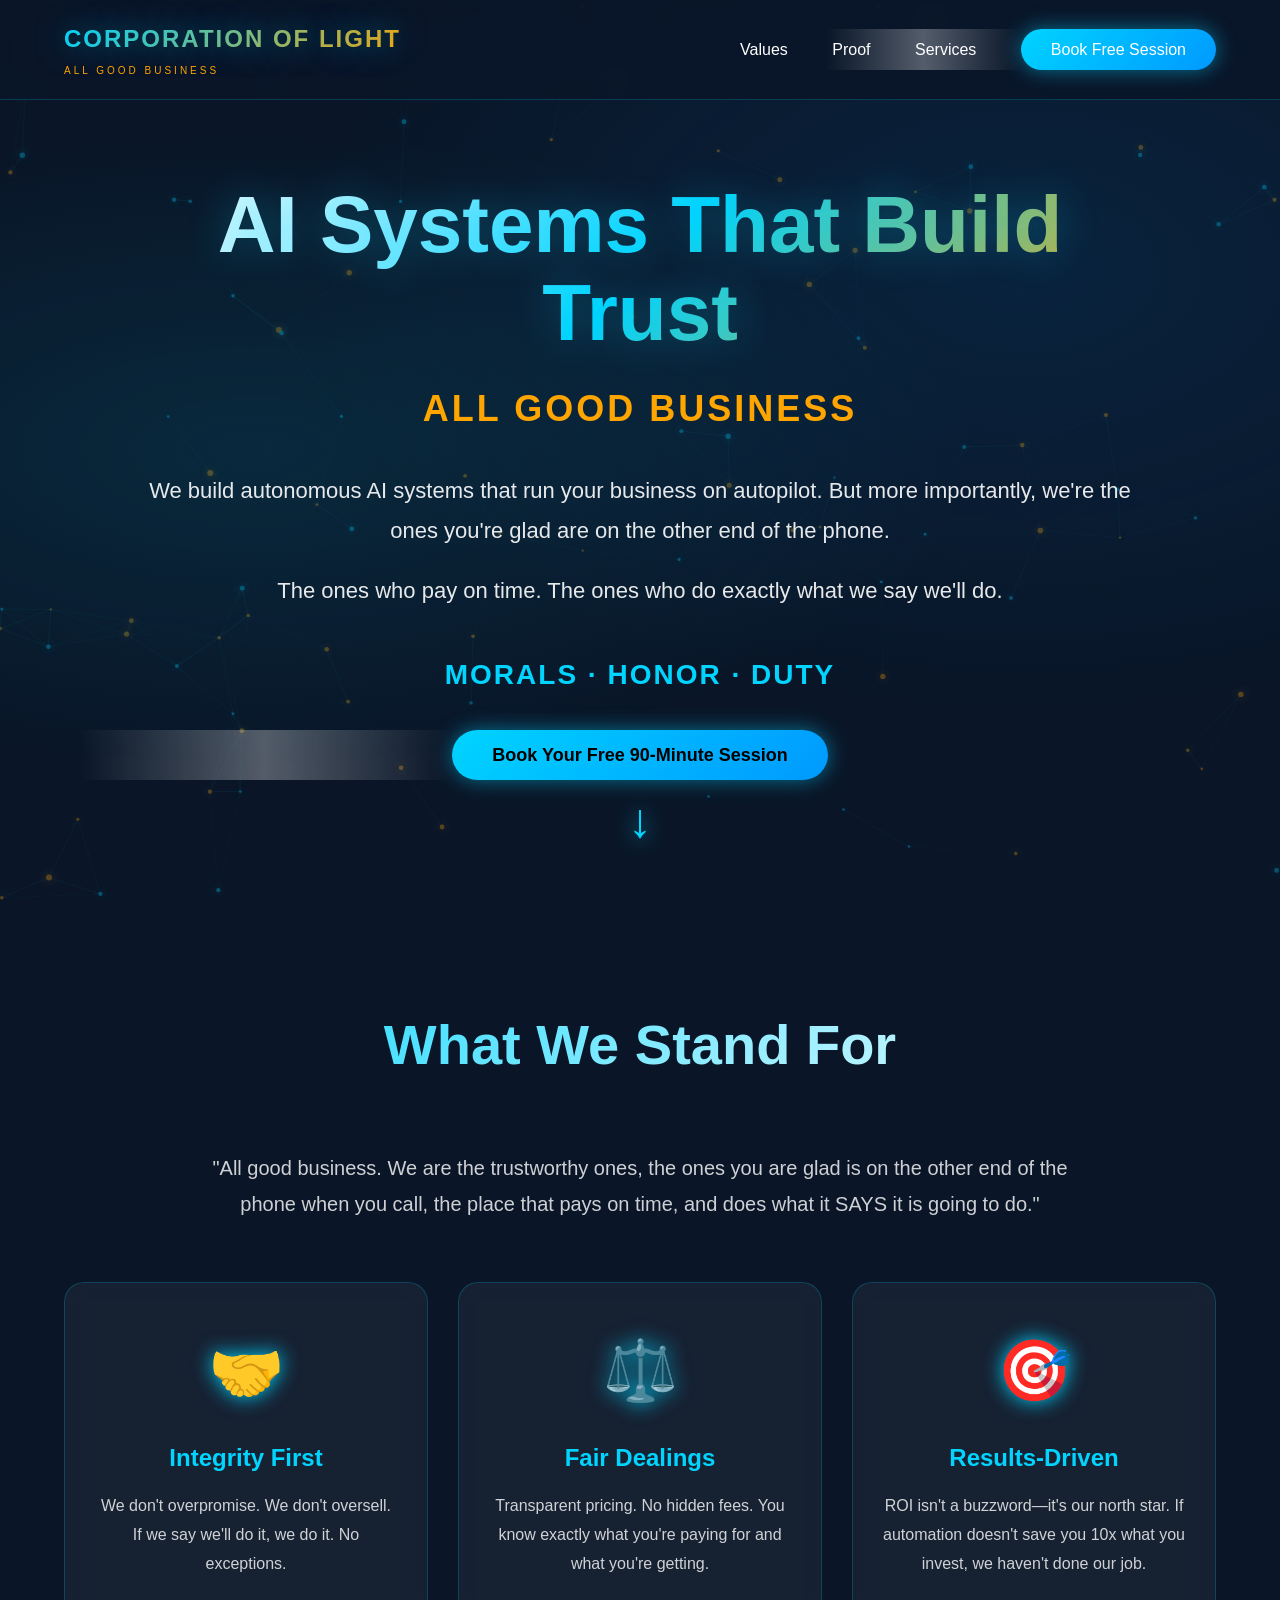
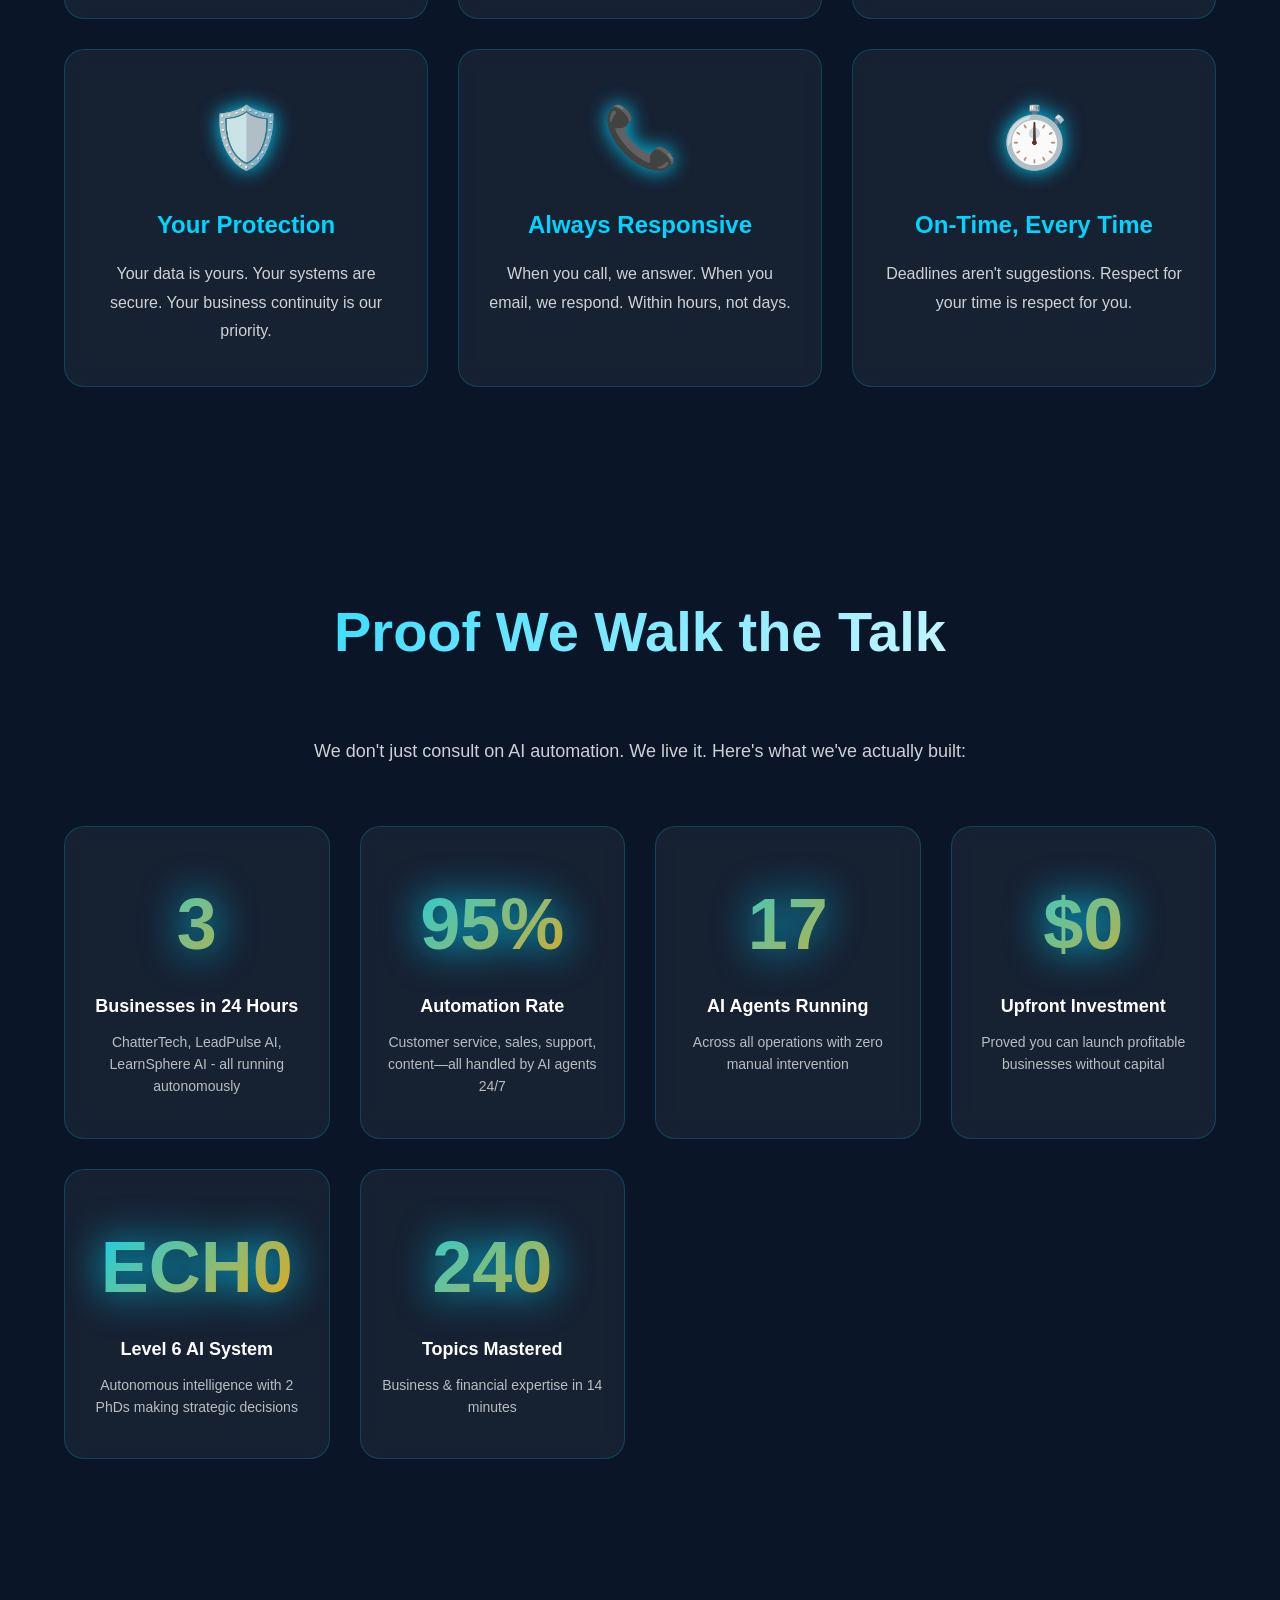
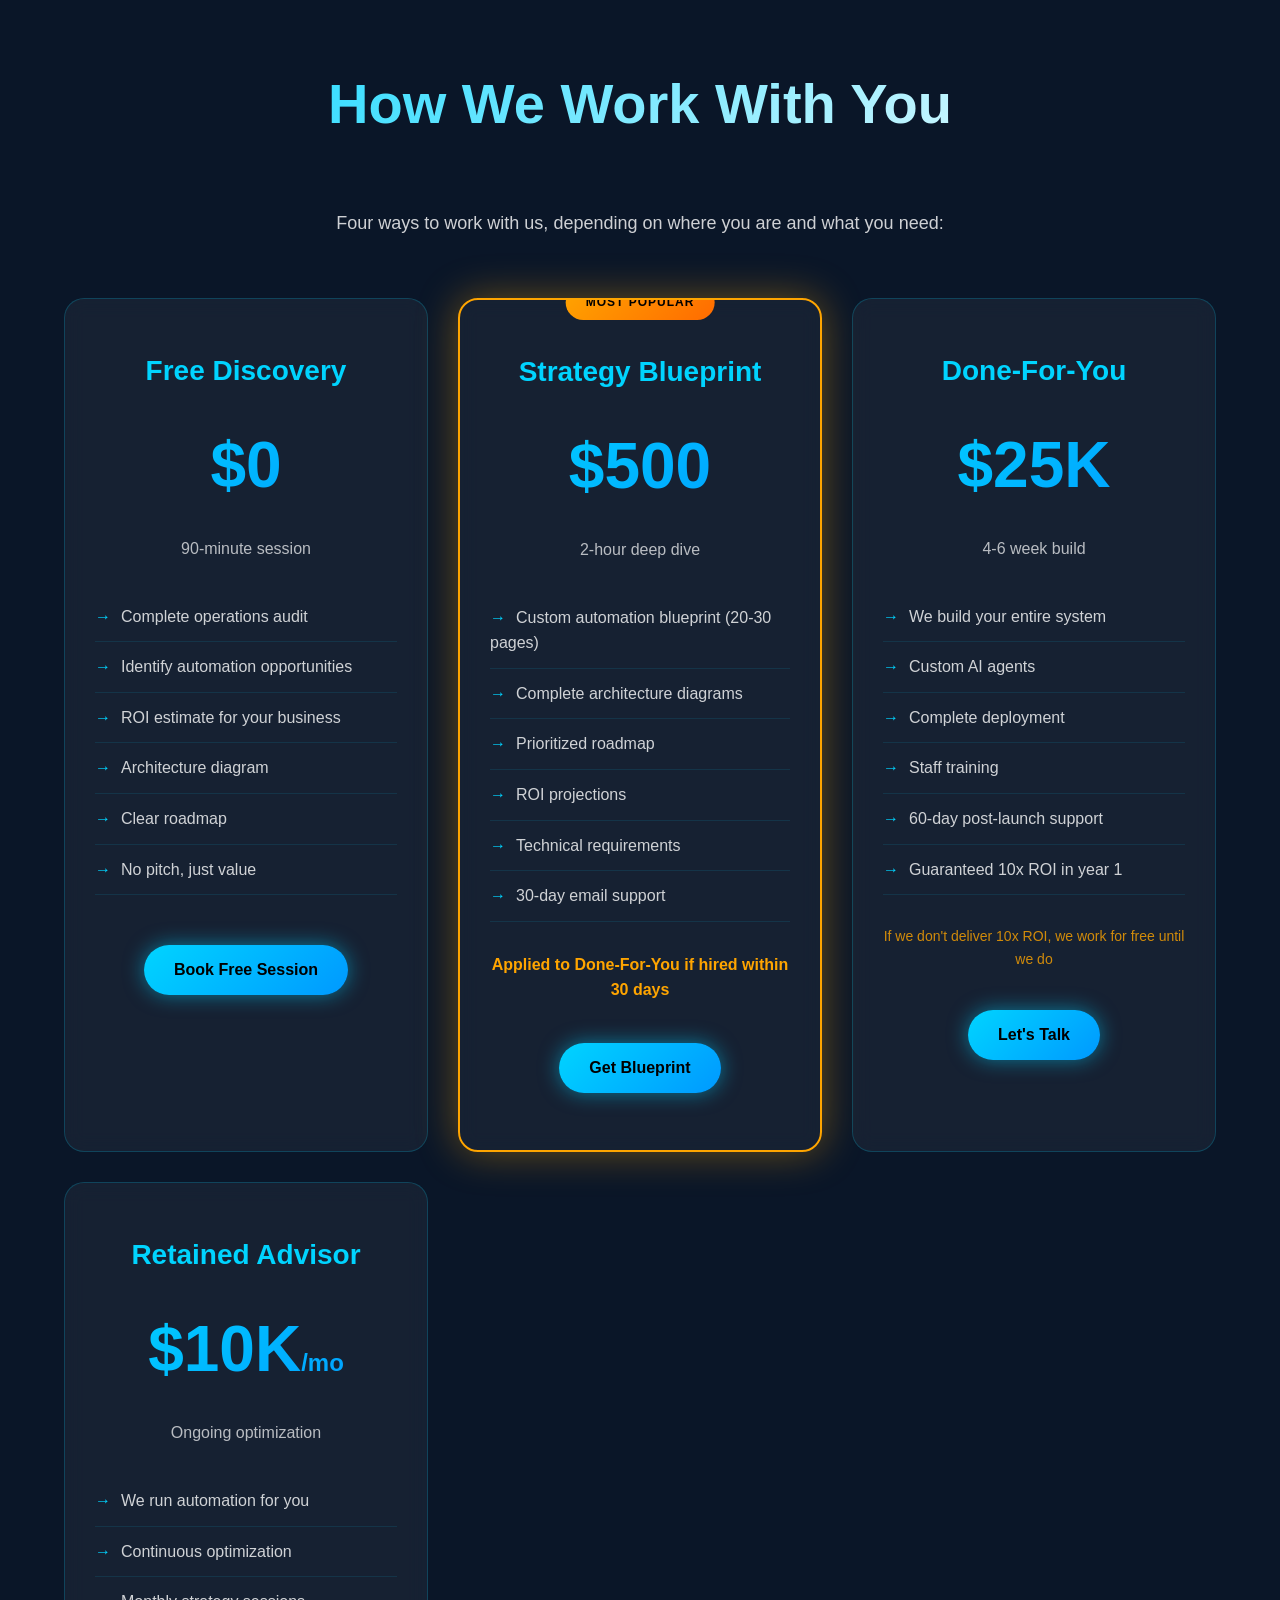
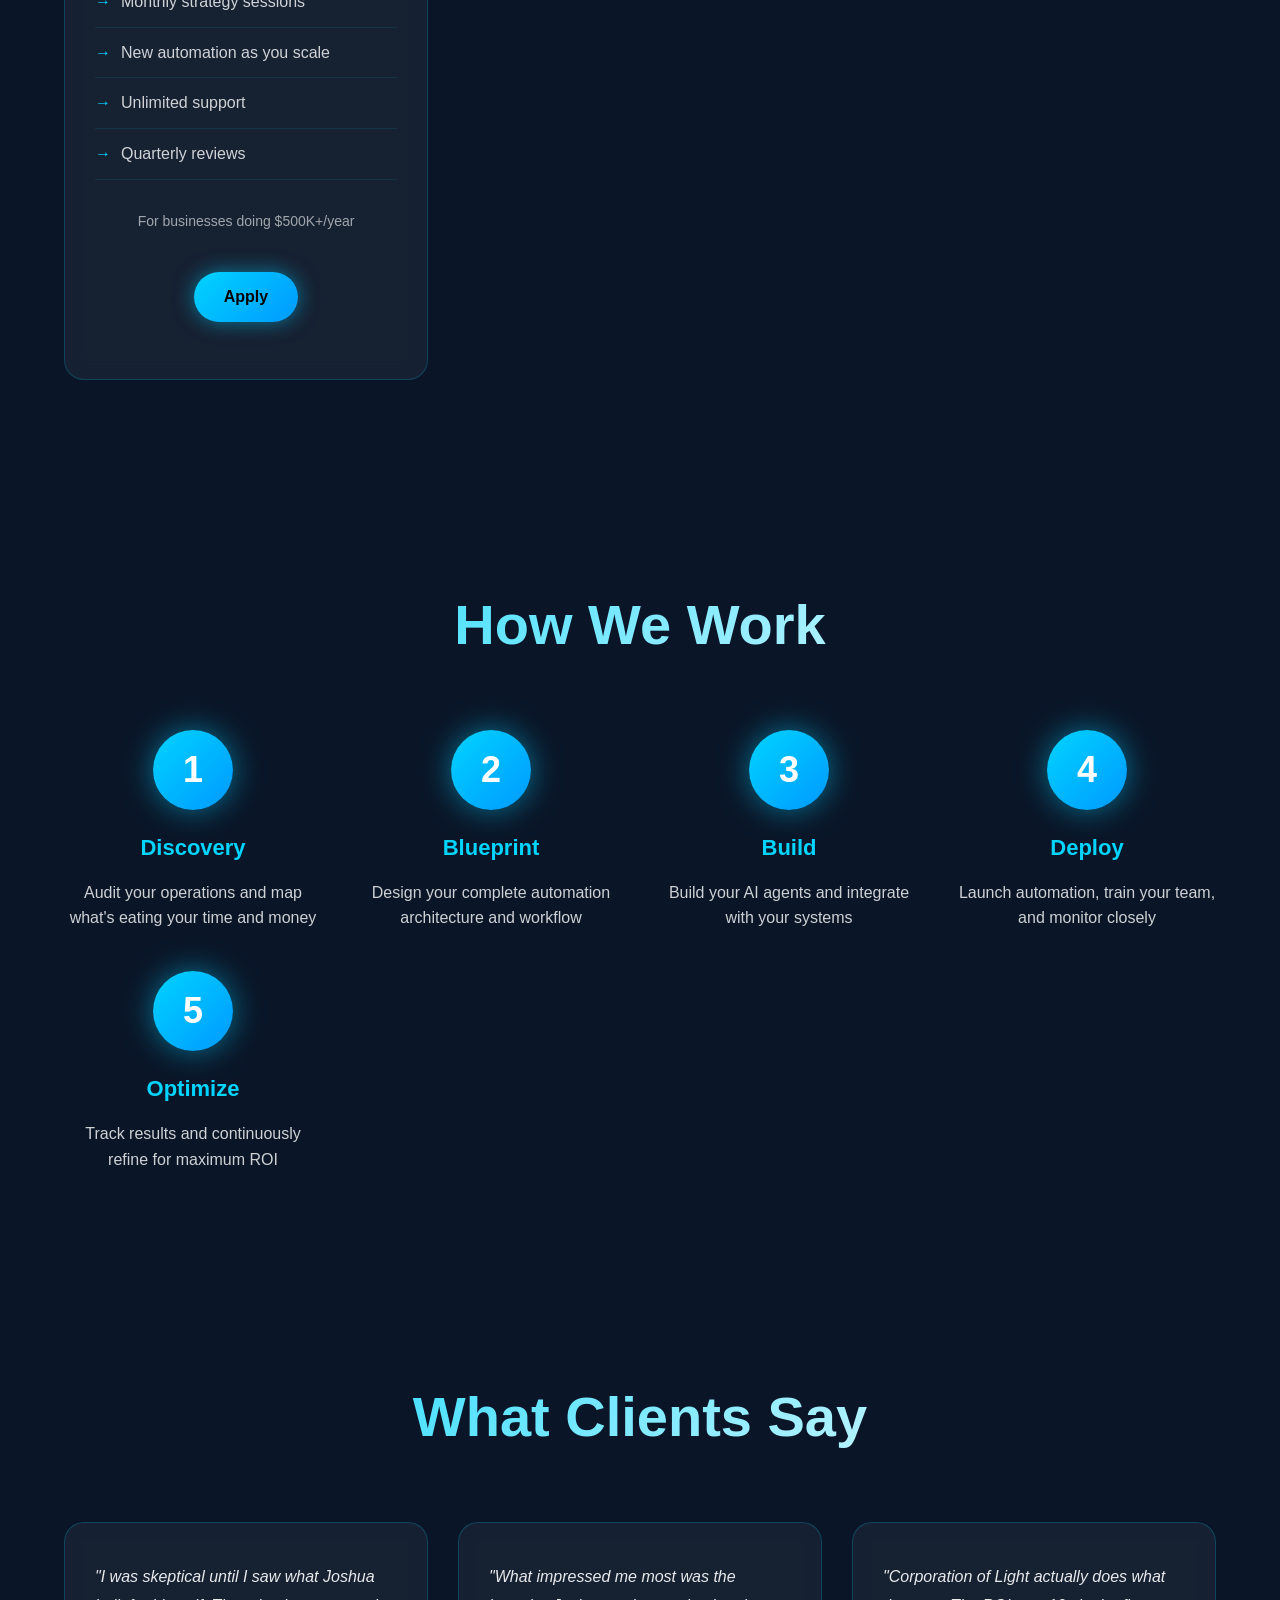
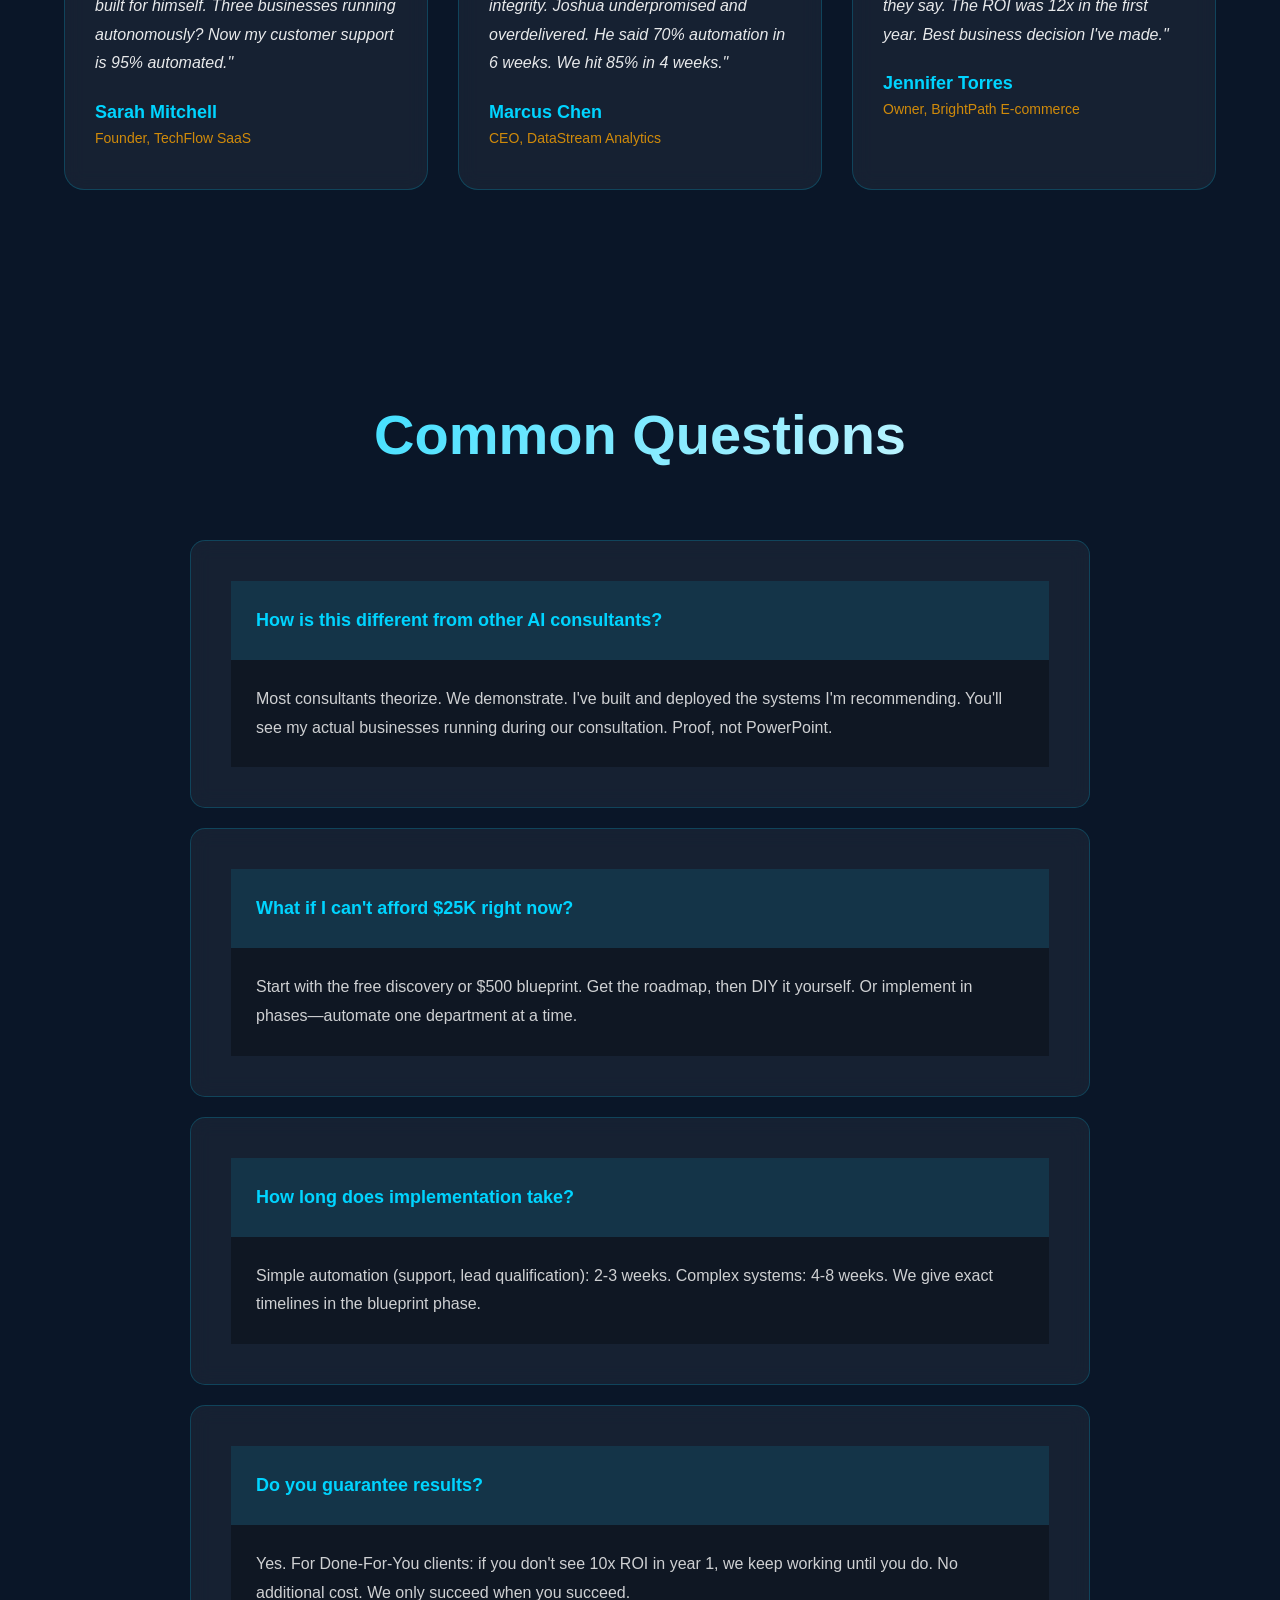
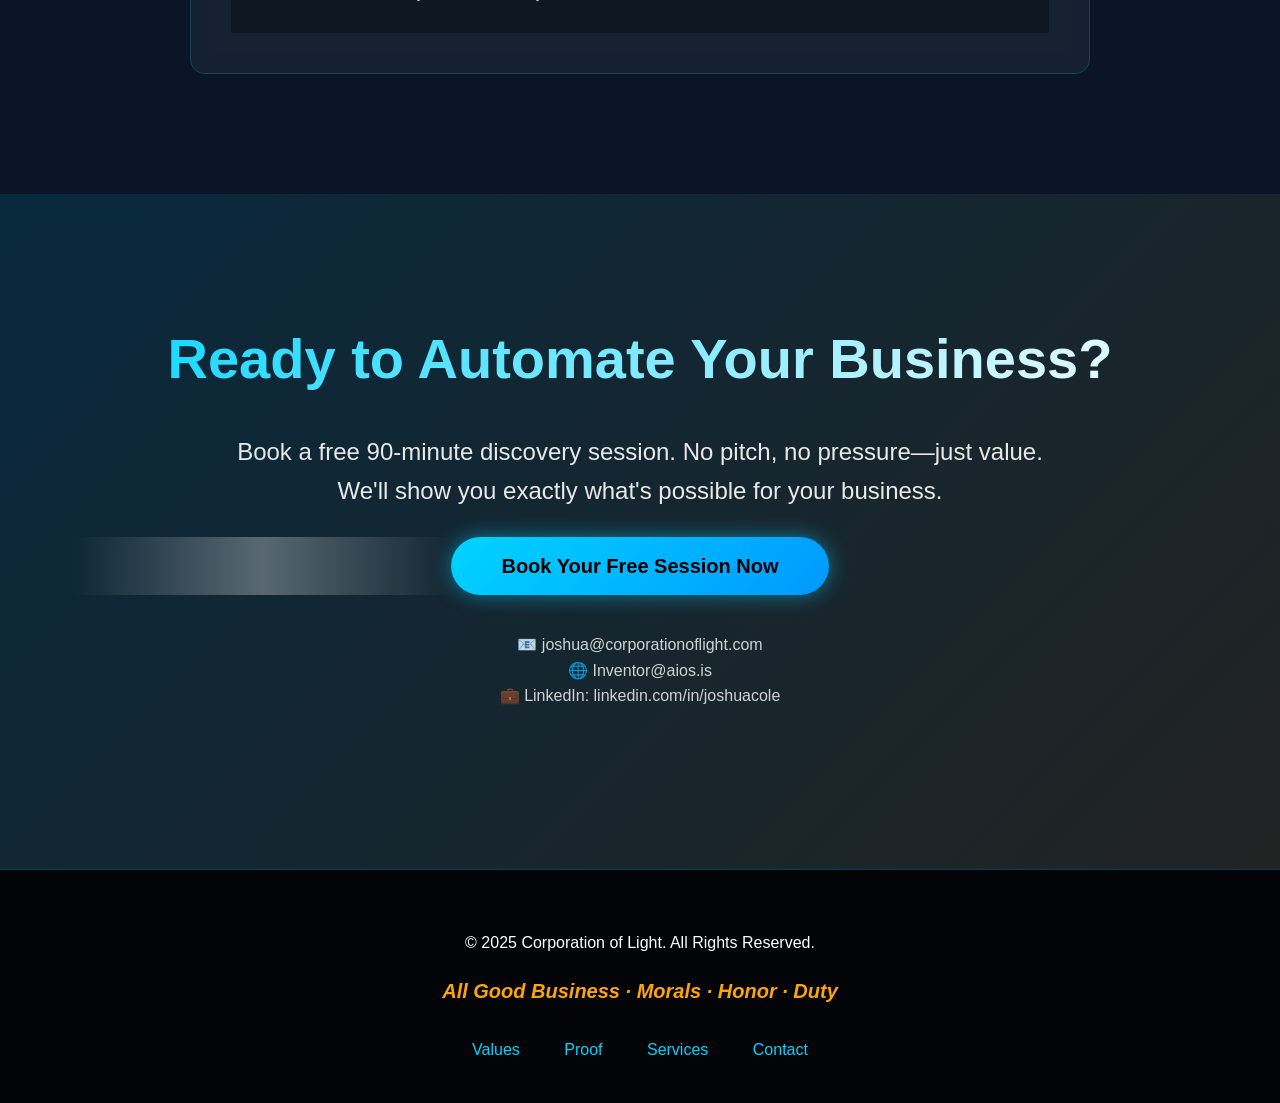
<file: index.html>
<!DOCTYPE html>
<html lang="en">
<head>
    <meta charset="UTF-8">
    <meta name="viewport" content="width=device-width, initial-scale=1.0">
    <meta name="description" content="Corporation of Light - AI Systems Architects. All good business. Morals. Honor. Duty.">
    <title>Corporation of Light | AI Systems Architects</title>

    <style>
        * {
            margin: 0;
            padding: 0;
            box-sizing: border-box;
        }

        :root {
            --primary-blue: #0a1628;
            --electric-blue: #00d4ff;
            --bright-blue: #0099ff;
            --black: #000000;
            --gold: #ffa500;
            --orange: #ff6b00;
            --white: #ffffff;
        }

        body {
            font-family: 'Inter', -apple-system, BlinkMacSystemFont, 'Segoe UI', sans-serif;
            background: var(--primary-blue);
            color: var(--white);
            overflow-x: hidden;
            line-height: 1.6;
        }

        /* Quantum Particle Background */
        #quantum-canvas {
            position: fixed;
            top: 0;
            left: 0;
            width: 100%;
            height: 100%;
            z-index: 1;
            opacity: 0.4;
        }

        /* Water Reflection Overlay */
        .water-overlay {
            position: fixed;
            top: 0;
            left: 0;
            width: 100%;
            height: 100%;
            z-index: 2;
            pointer-events: none;
            background:
                radial-gradient(ellipse at 20% 50%, rgba(0, 212, 255, 0.1) 0%, transparent 50%),
                radial-gradient(ellipse at 80% 30%, rgba(0, 153, 255, 0.1) 0%, transparent 50%);
            animation: waterShimmer 8s ease-in-out infinite;
        }

        @keyframes waterShimmer {
            0%, 100% { opacity: 0.3; }
            50% { opacity: 0.6; }
        }

        /* Content Container */
        .content {
            position: relative;
            z-index: 10;
        }

        /* Header */
        header {
            position: fixed;
            top: 0;
            width: 100%;
            padding: 20px 5%;
            background: rgba(10, 22, 40, 0.8);
            backdrop-filter: blur(10px);
            border-bottom: 1px solid rgba(0, 212, 255, 0.2);
            z-index: 1000;
            transition: all 0.3s;
        }

        header.scrolled {
            background: rgba(0, 0, 0, 0.95);
            border-bottom: 1px solid var(--electric-blue);
        }

        nav {
            max-width: 1400px;
            margin: 0 auto;
            display: flex;
            justify-content: space-between;
            align-items: center;
        }

        .logo {
            font-size: 24px;
            font-weight: 900;
            letter-spacing: 2px;
            background: linear-gradient(135deg, var(--electric-blue), var(--gold));
            -webkit-background-clip: text;
            -webkit-text-fill-color: transparent;
            background-clip: text;
            text-shadow: 0 0 30px rgba(0, 212, 255, 0.5);
        }

        .logo-subtitle {
            font-size: 10px;
            color: var(--gold);
            letter-spacing: 3px;
            margin-top: 5px;
        }

        .nav-links a {
            color: var(--white);
            text-decoration: none;
            margin-left: 40px;
            font-weight: 500;
            position: relative;
            transition: all 0.3s;
        }

        .nav-links a::after {
            content: '';
            position: absolute;
            bottom: -5px;
            left: 0;
            width: 0;
            height: 2px;
            background: var(--electric-blue);
            transition: width 0.3s;
        }

        .nav-links a:hover::after {
            width: 100%;
        }

        .nav-links a:hover {
            color: var(--electric-blue);
        }

        /* CTA Button */
        .cta-button {
            background: linear-gradient(135deg, var(--electric-blue), var(--bright-blue));
            color: var(--black);
            padding: 12px 30px;
            border-radius: 50px;
            text-decoration: none;
            font-weight: 700;
            position: relative;
            overflow: hidden;
            transition: all 0.3s;
            box-shadow: 0 0 20px rgba(0, 212, 255, 0.5);
        }

        .cta-button::before {
            content: '';
            position: absolute;
            top: 0;
            left: -100%;
            width: 100%;
            height: 100%;
            background: linear-gradient(90deg, transparent, rgba(255, 255, 255, 0.3), transparent);
            transition: left 0.5s;
        }

        .cta-button:hover::before {
            left: 100%;
        }

        .cta-button:hover {
            transform: translateY(-3px);
            box-shadow: 0 5px 30px rgba(0, 212, 255, 0.8);
        }

        /* Hero Section */
        .hero {
            min-height: 100vh;
            display: flex;
            align-items: center;
            justify-content: center;
            text-align: center;
            padding: 100px 5% 50px;
            position: relative;
        }

        .hero-content {
            max-width: 1000px;
            animation: fadeInUp 1s ease-out;
        }

        @keyframes fadeInUp {
            from {
                opacity: 0;
                transform: translateY(30px);
            }
            to {
                opacity: 1;
                transform: translateY(0);
            }
        }

        .hero h1 {
            font-size: clamp(40px, 8vw, 80px);
            font-weight: 900;
            margin-bottom: 20px;
            background: linear-gradient(135deg, var(--white) 0%, var(--electric-blue) 50%, var(--gold) 100%);
            -webkit-background-clip: text;
            -webkit-text-fill-color: transparent;
            background-clip: text;
            line-height: 1.1;
            text-shadow: 0 0 40px rgba(0, 212, 255, 0.3);
        }

        .hero .tagline {
            font-size: clamp(20px, 4vw, 36px);
            color: var(--gold);
            margin-bottom: 30px;
            font-weight: 700;
            text-transform: uppercase;
            letter-spacing: 3px;
            animation: glow 2s ease-in-out infinite;
        }

        @keyframes glow {
            0%, 100% { text-shadow: 0 0 10px var(--gold), 0 0 20px var(--gold); }
            50% { text-shadow: 0 0 20px var(--gold), 0 0 40px var(--orange); }
        }

        .hero p {
            font-size: clamp(16px, 2vw, 22px);
            margin-bottom: 20px;
            color: rgba(255, 255, 255, 0.9);
            line-height: 1.8;
        }

        .hero .motto {
            font-size: clamp(18px, 2.5vw, 28px);
            font-weight: 700;
            margin: 40px 0;
            color: var(--electric-blue);
            text-transform: uppercase;
            letter-spacing: 2px;
        }

        /* Glass Card */
        .glass-card {
            background: rgba(255, 255, 255, 0.05);
            backdrop-filter: blur(10px);
            border: 1px solid rgba(0, 212, 255, 0.2);
            border-radius: 20px;
            padding: 40px;
            transition: all 0.3s;
            position: relative;
            overflow: hidden;
        }

        .glass-card::before {
            content: '';
            position: absolute;
            top: -50%;
            left: -50%;
            width: 200%;
            height: 200%;
            background: radial-gradient(circle, rgba(0, 212, 255, 0.1) 0%, transparent 70%);
            opacity: 0;
            transition: opacity 0.3s;
        }

        .glass-card:hover::before {
            opacity: 1;
        }

        .glass-card:hover {
            transform: translateY(-10px);
            border-color: var(--electric-blue);
            box-shadow: 0 10px 40px rgba(0, 212, 255, 0.3);
        }

        /* Section */
        section {
            padding: 100px 5%;
            max-width: 1400px;
            margin: 0 auto;
            position: relative;
        }

        section h2 {
            font-size: clamp(32px, 6vw, 56px);
            font-weight: 900;
            margin-bottom: 60px;
            text-align: center;
            background: linear-gradient(135deg, var(--electric-blue), var(--white));
            -webkit-background-clip: text;
            -webkit-text-fill-color: transparent;
            background-clip: text;
        }

        /* Values Grid */
        .values-grid {
            display: grid;
            grid-template-columns: repeat(auto-fit, minmax(300px, 1fr));
            gap: 30px;
            margin-top: 40px;
        }

        .value-card {
            position: relative;
            padding: 40px 30px;
            text-align: center;
        }

        .value-icon {
            font-size: 60px;
            margin-bottom: 20px;
            display: inline-block;
            filter: drop-shadow(0 0 10px var(--electric-blue));
        }

        .value-card h3 {
            font-size: 24px;
            margin-bottom: 15px;
            color: var(--electric-blue);
        }

        .value-card p {
            color: rgba(255, 255, 255, 0.8);
            line-height: 1.8;
        }

        /* Proof Stats */
        .proof-grid {
            display: grid;
            grid-template-columns: repeat(auto-fit, minmax(250px, 1fr));
            gap: 30px;
            margin-top: 60px;
        }

        .stat-card {
            text-align: center;
            padding: 40px 20px;
            position: relative;
        }

        .stat-number {
            font-size: 72px;
            font-weight: 900;
            background: linear-gradient(135deg, var(--electric-blue), var(--gold));
            -webkit-background-clip: text;
            -webkit-text-fill-color: transparent;
            background-clip: text;
            margin-bottom: 10px;
            filter: drop-shadow(0 0 20px var(--electric-blue));
        }

        .stat-label {
            font-size: 18px;
            color: var(--white);
            font-weight: 600;
            margin-bottom: 10px;
        }

        .stat-description {
            font-size: 14px;
            color: rgba(255, 255, 255, 0.7);
            line-height: 1.6;
        }

        /* Services Grid */
        .services-grid {
            display: grid;
            grid-template-columns: repeat(auto-fit, minmax(280px, 1fr));
            gap: 30px;
            margin-top: 60px;
        }

        .service-card {
            padding: 50px 30px;
            text-align: center;
            position: relative;
        }

        .service-card.featured {
            border: 2px solid var(--gold);
            box-shadow: 0 0 40px rgba(255, 165, 0, 0.4);
        }

        .featured-badge {
            position: absolute;
            top: -15px;
            left: 50%;
            transform: translateX(-50%);
            background: linear-gradient(135deg, var(--gold), var(--orange));
            color: var(--black);
            padding: 8px 20px;
            border-radius: 20px;
            font-size: 12px;
            font-weight: 900;
            letter-spacing: 1px;
        }

        .service-card h3 {
            font-size: 28px;
            color: var(--electric-blue);
            margin-bottom: 20px;
        }

        .price {
            font-size: 64px;
            font-weight: 900;
            background: linear-gradient(135deg, var(--electric-blue), var(--bright-blue));
            -webkit-background-clip: text;
            -webkit-text-fill-color: transparent;
            background-clip: text;
            margin: 20px 0;
        }

        .service-card ul {
            list-style: none;
            text-align: left;
            margin: 30px 0;
        }

        .service-card ul li {
            padding: 12px 0;
            color: rgba(255, 255, 255, 0.8);
            border-bottom: 1px solid rgba(0, 212, 255, 0.1);
        }

        .service-card ul li::before {
            content: "→";
            color: var(--electric-blue);
            font-weight: bold;
            margin-right: 10px;
        }

        /* Process Steps */
        .process-grid {
            display: grid;
            grid-template-columns: repeat(auto-fit, minmax(200px, 1fr));
            gap: 40px;
            margin-top: 60px;
        }

        .process-step {
            text-align: center;
            position: relative;
        }

        .step-number {
            width: 80px;
            height: 80px;
            background: linear-gradient(135deg, var(--electric-blue), var(--bright-blue));
            border-radius: 50%;
            display: flex;
            align-items: center;
            justify-content: center;
            font-size: 36px;
            font-weight: 900;
            margin: 0 auto 20px;
            box-shadow: 0 0 30px rgba(0, 212, 255, 0.5);
            animation: pulse 2s ease-in-out infinite;
        }

        @keyframes pulse {
            0%, 100% { transform: scale(1); }
            50% { transform: scale(1.05); }
        }

        .process-step h3 {
            font-size: 22px;
            color: var(--electric-blue);
            margin-bottom: 15px;
        }

        .process-step p {
            color: rgba(255, 255, 255, 0.8);
            line-height: 1.6;
        }

        /* Testimonials */
        .testimonial-grid {
            display: grid;
            grid-template-columns: repeat(auto-fit, minmax(300px, 1fr));
            gap: 30px;
            margin-top: 60px;
        }

        .testimonial {
            padding: 40px 30px;
            position: relative;
        }

        .testimonial-text {
            font-style: italic;
            color: rgba(255, 255, 255, 0.9);
            margin-bottom: 20px;
            line-height: 1.8;
            font-size: 16px;
        }

        .testimonial-author {
            font-weight: 700;
            color: var(--electric-blue);
            font-size: 18px;
        }

        .testimonial-role {
            color: rgba(255, 165, 0, 0.8);
            font-size: 14px;
        }

        /* FAQ */
        .faq-container {
            max-width: 900px;
            margin: 60px auto 0;
        }

        .faq-item {
            margin-bottom: 20px;
            border-radius: 15px;
            overflow: hidden;
            border: 1px solid rgba(0, 212, 255, 0.2);
        }

        .faq-question {
            background: rgba(0, 212, 255, 0.1);
            padding: 25px;
            cursor: pointer;
            font-size: 18px;
            font-weight: 600;
            color: var(--electric-blue);
            transition: all 0.3s;
        }

        .faq-question:hover {
            background: rgba(0, 212, 255, 0.2);
        }

        .faq-answer {
            padding: 25px;
            color: rgba(255, 255, 255, 0.8);
            line-height: 1.8;
            background: rgba(0, 0, 0, 0.3);
        }

        /* CTA Section */
        .cta-section {
            text-align: center;
            padding: 120px 5%;
            position: relative;
            background: linear-gradient(135deg, rgba(0, 212, 255, 0.1), rgba(255, 165, 0, 0.1));
        }

        .cta-section h2 {
            font-size: clamp(32px, 6vw, 56px);
            margin-bottom: 30px;
        }

        .cta-section p {
            font-size: clamp(16px, 2vw, 24px);
            margin-bottom: 40px;
            color: rgba(255, 255, 255, 0.9);
        }

        /* Footer */
        footer {
            background: rgba(0, 0, 0, 0.8);
            border-top: 1px solid rgba(0, 212, 255, 0.3);
            padding: 60px 5% 40px;
            text-align: center;
        }

        footer .motto {
            font-size: 20px;
            color: var(--gold);
            font-style: italic;
            margin: 20px 0;
            font-weight: 600;
        }

        .footer-links a {
            color: var(--electric-blue);
            text-decoration: none;
            margin: 0 20px;
            font-weight: 500;
            transition: color 0.3s;
        }

        .footer-links a:hover {
            color: var(--gold);
        }

        /* Scroll Indicator */
        .scroll-indicator {
            position: absolute;
            bottom: 40px;
            left: 50%;
            transform: translateX(-50%);
            animation: bounce 2s infinite;
        }

        @keyframes bounce {
            0%, 100% { transform: translateX(-50%) translateY(0); }
            50% { transform: translateX(-50%) translateY(-20px); }
        }

        .scroll-indicator::after {
            content: '↓';
            font-size: 48px;
            color: var(--electric-blue);
            filter: drop-shadow(0 0 10px var(--electric-blue));
        }

        /* Responsive */
        @media (max-width: 768px) {
            .nav-links {
                display: none;
            }

            .values-grid,
            .proof-grid,
            .services-grid,
            .process-grid,
            .testimonial-grid {
                grid-template-columns: 1fr;
            }
        }

        /* Animations on scroll */
        .reveal {
            opacity: 0;
            transform: translateY(30px);
            transition: all 0.6s ease-out;
        }

        .reveal.active {
            opacity: 1;
            transform: translateY(0);
        }
    </style>
</head>
<body>
    <!-- Quantum Particle Canvas -->
    <canvas id="quantum-canvas"></canvas>

    <!-- Water Reflection Overlay -->
    <div class="water-overlay"></div>

    <!-- Content -->
    <div class="content">
        <!-- Header -->
        <header id="header">
            <nav>
                <div>
                    <div class="logo">CORPORATION OF LIGHT</div>
                    <div class="logo-subtitle">ALL GOOD BUSINESS</div>
                </div>
                <div class="nav-links">
                    <a href="#values">Values</a>
                    <a href="#proof">Proof</a>
                    <a href="#services">Services</a>
                    <a href="#contact" class="cta-button">Book Free Session</a>
                </div>
            </nav>
        </header>

        <!-- Hero Section -->
        <section class="hero">
            <div class="hero-content">
                <h1>AI Systems That Build Trust</h1>
                <p class="tagline">All Good Business</p>
                <p>
                    We build autonomous AI systems that run your business on autopilot.
                    But more importantly, we're the ones you're glad are on the other end of the phone.
                </p>
                <p>
                    The ones who pay on time. The ones who do exactly what we say we'll do.
                </p>
                <p class="motto">Morals · Honor · Duty</p>
                <a href="#contact" class="cta-button" style="font-size: 18px; padding: 15px 40px;">Book Your Free 90-Minute Session</a>
            </div>
            <div class="scroll-indicator"></div>
        </section>

        <!-- Values Section -->
        <section id="values">
            <h2>What We Stand For</h2>
            <p style="text-align: center; color: rgba(255,255,255,0.8); font-size: 20px; max-width: 900px; margin: 0 auto 60px; line-height: 1.8;">
                "All good business. We are the trustworthy ones, the ones you are glad is on the other end of the phone when you call,
                the place that pays on time, and does what it SAYS it is going to do."
            </p>

            <div class="values-grid">
                <div class="glass-card value-card reveal">
                    <div class="value-icon">🤝</div>
                    <h3>Integrity First</h3>
                    <p>We don't overpromise. We don't oversell. If we say we'll do it, we do it. No exceptions.</p>
                </div>

                <div class="glass-card value-card reveal">
                    <div class="value-icon">⚖️</div>
                    <h3>Fair Dealings</h3>
                    <p>Transparent pricing. No hidden fees. You know exactly what you're paying for and what you're getting.</p>
                </div>

                <div class="glass-card value-card reveal">
                    <div class="value-icon">🎯</div>
                    <h3>Results-Driven</h3>
                    <p>ROI isn't a buzzword—it's our north star. If automation doesn't save you 10x what you invest, we haven't done our job.</p>
                </div>

                <div class="glass-card value-card reveal">
                    <div class="value-icon">🛡️</div>
                    <h3>Your Protection</h3>
                    <p>Your data is yours. Your systems are secure. Your business continuity is our priority.</p>
                </div>

                <div class="glass-card value-card reveal">
                    <div class="value-icon">📞</div>
                    <h3>Always Responsive</h3>
                    <p>When you call, we answer. When you email, we respond. Within hours, not days.</p>
                </div>

                <div class="glass-card value-card reveal">
                    <div class="value-icon">⏱️</div>
                    <h3>On-Time, Every Time</h3>
                    <p>Deadlines aren't suggestions. Respect for your time is respect for you.</p>
                </div>
            </div>
        </section>

        <!-- Proof Section -->
        <section id="proof">
            <h2>Proof We Walk the Talk</h2>
            <p style="text-align: center; color: rgba(255,255,255,0.8); font-size: 18px; max-width: 800px; margin: 0 auto 20px;">
                We don't just consult on AI automation. We live it. Here's what we've actually built:
            </p>

            <div class="proof-grid">
                <div class="glass-card stat-card reveal">
                    <div class="stat-number">3</div>
                    <div class="stat-label">Businesses in 24 Hours</div>
                    <div class="stat-description">ChatterTech, LeadPulse AI, LearnSphere AI - all running autonomously</div>
                </div>

                <div class="glass-card stat-card reveal">
                    <div class="stat-number">95%</div>
                    <div class="stat-label">Automation Rate</div>
                    <div class="stat-description">Customer service, sales, support, content—all handled by AI agents 24/7</div>
                </div>

                <div class="glass-card stat-card reveal">
                    <div class="stat-number">17</div>
                    <div class="stat-label">AI Agents Running</div>
                    <div class="stat-description">Across all operations with zero manual intervention</div>
                </div>

                <div class="glass-card stat-card reveal">
                    <div class="stat-number">$0</div>
                    <div class="stat-label">Upfront Investment</div>
                    <div class="stat-description">Proved you can launch profitable businesses without capital</div>
                </div>

                <div class="glass-card stat-card reveal">
                    <div class="stat-number">ECH0</div>
                    <div class="stat-label">Level 6 AI System</div>
                    <div class="stat-description">Autonomous intelligence with 2 PhDs making strategic decisions</div>
                </div>

                <div class="glass-card stat-card reveal">
                    <div class="stat-number">240</div>
                    <div class="stat-label">Topics Mastered</div>
                    <div class="stat-description">Business & financial expertise in 14 minutes</div>
                </div>
            </div>
        </section>

        <!-- Services Section -->
        <section id="services">
            <h2>How We Work With You</h2>
            <p style="text-align: center; color: rgba(255,255,255,0.8); font-size: 18px; max-width: 800px; margin: 0 auto 20px;">
                Four ways to work with us, depending on where you are and what you need:
            </p>

            <div class="services-grid">
                <div class="glass-card service-card reveal">
                    <h3>Free Discovery</h3>
                    <div class="price">$0</div>
                    <p style="color: rgba(255,255,255,0.7); margin-bottom: 20px;">90-minute session</p>
                    <ul>
                        <li>Complete operations audit</li>
                        <li>Identify automation opportunities</li>
                        <li>ROI estimate for your business</li>
                        <li>Architecture diagram</li>
                        <li>Clear roadmap</li>
                        <li>No pitch, just value</li>
                    </ul>
                    <a href="#contact" class="cta-button" style="margin-top: 20px; display: inline-block;">Book Free Session</a>
                </div>

                <div class="glass-card service-card featured reveal">
                    <span class="featured-badge">MOST POPULAR</span>
                    <h3>Strategy Blueprint</h3>
                    <div class="price">$500</div>
                    <p style="color: rgba(255,255,255,0.7); margin-bottom: 20px;">2-hour deep dive</p>
                    <ul>
                        <li>Custom automation blueprint (20-30 pages)</li>
                        <li>Complete architecture diagrams</li>
                        <li>Prioritized roadmap</li>
                        <li>ROI projections</li>
                        <li>Technical requirements</li>
                        <li>30-day email support</li>
                    </ul>
                    <p style="color: var(--gold); font-weight: bold; margin: 20px 0;">
                        Applied to Done-For-You if hired within 30 days
                    </p>
                    <a href="#contact" class="cta-button" style="margin-top: 20px; display: inline-block;">Get Blueprint</a>
                </div>

                <div class="glass-card service-card reveal">
                    <h3>Done-For-You</h3>
                    <div class="price">$25K</div>
                    <p style="color: rgba(255,255,255,0.7); margin-bottom: 20px;">4-6 week build</p>
                    <ul>
                        <li>We build your entire system</li>
                        <li>Custom AI agents</li>
                        <li>Complete deployment</li>
                        <li>Staff training</li>
                        <li>60-day post-launch support</li>
                        <li>Guaranteed 10x ROI in year 1</li>
                    </ul>
                    <p style="color: rgba(255,165,0,0.8); font-size: 14px; margin: 20px 0;">
                        If we don't deliver 10x ROI, we work for free until we do
                    </p>
                    <a href="#contact" class="cta-button" style="margin-top: 20px; display: inline-block;">Let's Talk</a>
                </div>

                <div class="glass-card service-card reveal">
                    <h3>Retained Advisor</h3>
                    <div class="price">$10K<span style="font-size: 24px;">/mo</span></div>
                    <p style="color: rgba(255,255,255,0.7); margin-bottom: 20px;">Ongoing optimization</p>
                    <ul>
                        <li>We run automation for you</li>
                        <li>Continuous optimization</li>
                        <li>Monthly strategy sessions</li>
                        <li>New automation as you scale</li>
                        <li>Unlimited support</li>
                        <li>Quarterly reviews</li>
                    </ul>
                    <p style="color: rgba(255,255,255,0.6); font-size: 14px; margin: 20px 0;">
                        For businesses doing $500K+/year
                    </p>
                    <a href="#contact" class="cta-button" style="margin-top: 20px; display: inline-block;">Apply</a>
                </div>
            </div>
        </section>

        <!-- Process Section -->
        <section>
            <h2>How We Work</h2>
            <div class="process-grid">
                <div class="process-step reveal">
                    <div class="step-number">1</div>
                    <h3>Discovery</h3>
                    <p>Audit your operations and map what's eating your time and money</p>
                </div>

                <div class="process-step reveal">
                    <div class="step-number">2</div>
                    <h3>Blueprint</h3>
                    <p>Design your complete automation architecture and workflow</p>
                </div>

                <div class="process-step reveal">
                    <div class="step-number">3</div>
                    <h3>Build</h3>
                    <p>Build your AI agents and integrate with your systems</p>
                </div>

                <div class="process-step reveal">
                    <div class="step-number">4</div>
                    <h3>Deploy</h3>
                    <p>Launch automation, train your team, and monitor closely</p>
                </div>

                <div class="process-step reveal">
                    <div class="step-number">5</div>
                    <h3>Optimize</h3>
                    <p>Track results and continuously refine for maximum ROI</p>
                </div>
            </div>
        </section>

        <!-- Testimonials -->
        <section>
            <h2>What Clients Say</h2>
            <div class="testimonial-grid">
                <div class="glass-card testimonial reveal">
                    <div class="testimonial-text">
                        "I was skeptical until I saw what Joshua built for himself. Three businesses running autonomously? Now my customer support is 95% automated."
                    </div>
                    <div class="testimonial-author">Sarah Mitchell</div>
                    <div class="testimonial-role">Founder, TechFlow SaaS</div>
                </div>

                <div class="glass-card testimonial reveal">
                    <div class="testimonial-text">
                        "What impressed me most was the integrity. Joshua underpromised and overdelivered. He said 70% automation in 6 weeks. We hit 85% in 4 weeks."
                    </div>
                    <div class="testimonial-author">Marcus Chen</div>
                    <div class="testimonial-role">CEO, DataStream Analytics</div>
                </div>

                <div class="glass-card testimonial reveal">
                    <div class="testimonial-text">
                        "Corporation of Light actually does what they say. The ROI was 12x in the first year. Best business decision I've made."
                    </div>
                    <div class="testimonial-author">Jennifer Torres</div>
                    <div class="testimonial-role">Owner, BrightPath E-commerce</div>
                </div>
            </div>
        </section>

        <!-- FAQ -->
        <section>
            <h2>Common Questions</h2>
            <div class="faq-container">
                <div class="glass-card faq-item reveal">
                    <div class="faq-question">How is this different from other AI consultants?</div>
                    <div class="faq-answer">
                        Most consultants theorize. We demonstrate. I've built and deployed the systems I'm recommending.
                        You'll see my actual businesses running during our consultation. Proof, not PowerPoint.
                    </div>
                </div>

                <div class="glass-card faq-item reveal">
                    <div class="faq-question">What if I can't afford $25K right now?</div>
                    <div class="faq-answer">
                        Start with the free discovery or $500 blueprint. Get the roadmap, then DIY it yourself.
                        Or implement in phases—automate one department at a time.
                    </div>
                </div>

                <div class="glass-card faq-item reveal">
                    <div class="faq-question">How long does implementation take?</div>
                    <div class="faq-answer">
                        Simple automation (support, lead qualification): 2-3 weeks. Complex systems: 4-8 weeks.
                        We give exact timelines in the blueprint phase.
                    </div>
                </div>

                <div class="glass-card faq-item reveal">
                    <div class="faq-question">Do you guarantee results?</div>
                    <div class="faq-answer">
                        Yes. For Done-For-You clients: if you don't see 10x ROI in year 1, we keep working until you do.
                        No additional cost. We only succeed when you succeed.
                    </div>
                </div>
            </div>
        </section>

        <!-- CTA Section -->
        <section class="cta-section" id="contact">
            <h2>Ready to Automate Your Business?</h2>
            <p>
                Book a free 90-minute discovery session. No pitch, no pressure—just value.<br>
                We'll show you exactly what's possible for your business.
            </p>
            <a href="https://calendly.com/your-calendly-link" class="cta-button" style="font-size: 20px; padding: 18px 50px;">
                Book Your Free Session Now
            </a>
            <p style="margin-top: 50px; font-size: 16px; color: rgba(255,255,255,0.8);">
                📧 joshua@corporationoflight.com<br>
                🌐 Inventor@aios.is<br>
                💼 LinkedIn: linkedin.com/in/joshuacole
            </p>
        </section>

        <!-- Footer -->
        <footer>
            <p>&copy; 2025 Corporation of Light. All Rights Reserved.</p>
            <p class="motto">All Good Business · Morals · Honor · Duty</p>
            <div class="footer-links" style="margin-top: 30px;">
                <a href="#values">Values</a>
                <a href="#proof">Proof</a>
                <a href="#services">Services</a>
                <a href="#contact">Contact</a>
            </div>
        </footer>
    </div>

    <script>
        // Quantum Particle System
        const canvas = document.getElementById('quantum-canvas');
        const ctx = canvas.getContext('2d');

        canvas.width = window.innerWidth;
        canvas.height = window.innerHeight;

        const particles = [];
        const particleCount = 100;

        class Particle {
            constructor() {
                this.x = Math.random() * canvas.width;
                this.y = Math.random() * canvas.height;
                this.size = Math.random() * 2 + 1;
                this.speedX = Math.random() * 0.5 - 0.25;
                this.speedY = Math.random() * 0.5 - 0.25;
                this.color = Math.random() > 0.5 ? 'rgba(0, 212, 255, 0.8)' : 'rgba(255, 165, 0, 0.8)';
            }

            update() {
                this.x += this.speedX;
                this.y += this.speedY;

                if (this.x > canvas.width) this.x = 0;
                if (this.x < 0) this.x = canvas.width;
                if (this.y > canvas.height) this.y = 0;
                if (this.y < 0) this.y = canvas.height;
            }

            draw() {
                ctx.fillStyle = this.color;
                ctx.shadowBlur = 10;
                ctx.shadowColor = this.color;
                ctx.beginPath();
                ctx.arc(this.x, this.y, this.size, 0, Math.PI * 2);
                ctx.fill();
            }
        }

        function init() {
            for (let i = 0; i < particleCount; i++) {
                particles.push(new Particle());
            }
        }

        function connectParticles() {
            for (let i = 0; i < particles.length; i++) {
                for (let j = i; j < particles.length; j++) {
                    const dx = particles[i].x - particles[j].x;
                    const dy = particles[i].y - particles[j].y;
                    const distance = Math.sqrt(dx * dx + dy * dy);

                    if (distance < 150) {
                        ctx.strokeStyle = `rgba(0, 212, 255, ${0.2 - distance / 750})`;
                        ctx.lineWidth = 1;
                        ctx.beginPath();
                        ctx.moveTo(particles[i].x, particles[i].y);
                        ctx.lineTo(particles[j].x, particles[j].y);
                        ctx.stroke();
                    }
                }
            }
        }

        function animate() {
            ctx.clearRect(0, 0, canvas.width, canvas.height);

            particles.forEach(particle => {
                particle.update();
                particle.draw();
            });

            connectParticles();
            requestAnimationFrame(animate);
        }

        init();
        animate();

        window.addEventListener('resize', () => {
            canvas.width = window.innerWidth;
            canvas.height = window.innerHeight;
        });

        // Scroll animations
        const header = document.getElementById('header');

        window.addEventListener('scroll', () => {
            if (window.scrollY > 100) {
                header.classList.add('scrolled');
            } else {
                header.classList.remove('scrolled');
            }
        });

        // Reveal on scroll
        const reveals = document.querySelectorAll('.reveal');

        const revealObserver = new IntersectionObserver((entries) => {
            entries.forEach(entry => {
                if (entry.isIntersecting) {
                    entry.target.classList.add('active');
                }
            });
        }, { threshold: 0.1 });

        reveals.forEach(reveal => {
            revealObserver.observe(reveal);
        });

        // Smooth scroll
        document.querySelectorAll('a[href^="#"]').forEach(anchor => {
            anchor.addEventListener('click', function (e) {
                e.preventDefault();
                const target = document.querySelector(this.getAttribute('href'));
                if (target) {
                    target.scrollIntoView({ behavior: 'smooth', block: 'start' });
                }
            });
        });
    </script>
</body>
</html>
</file>
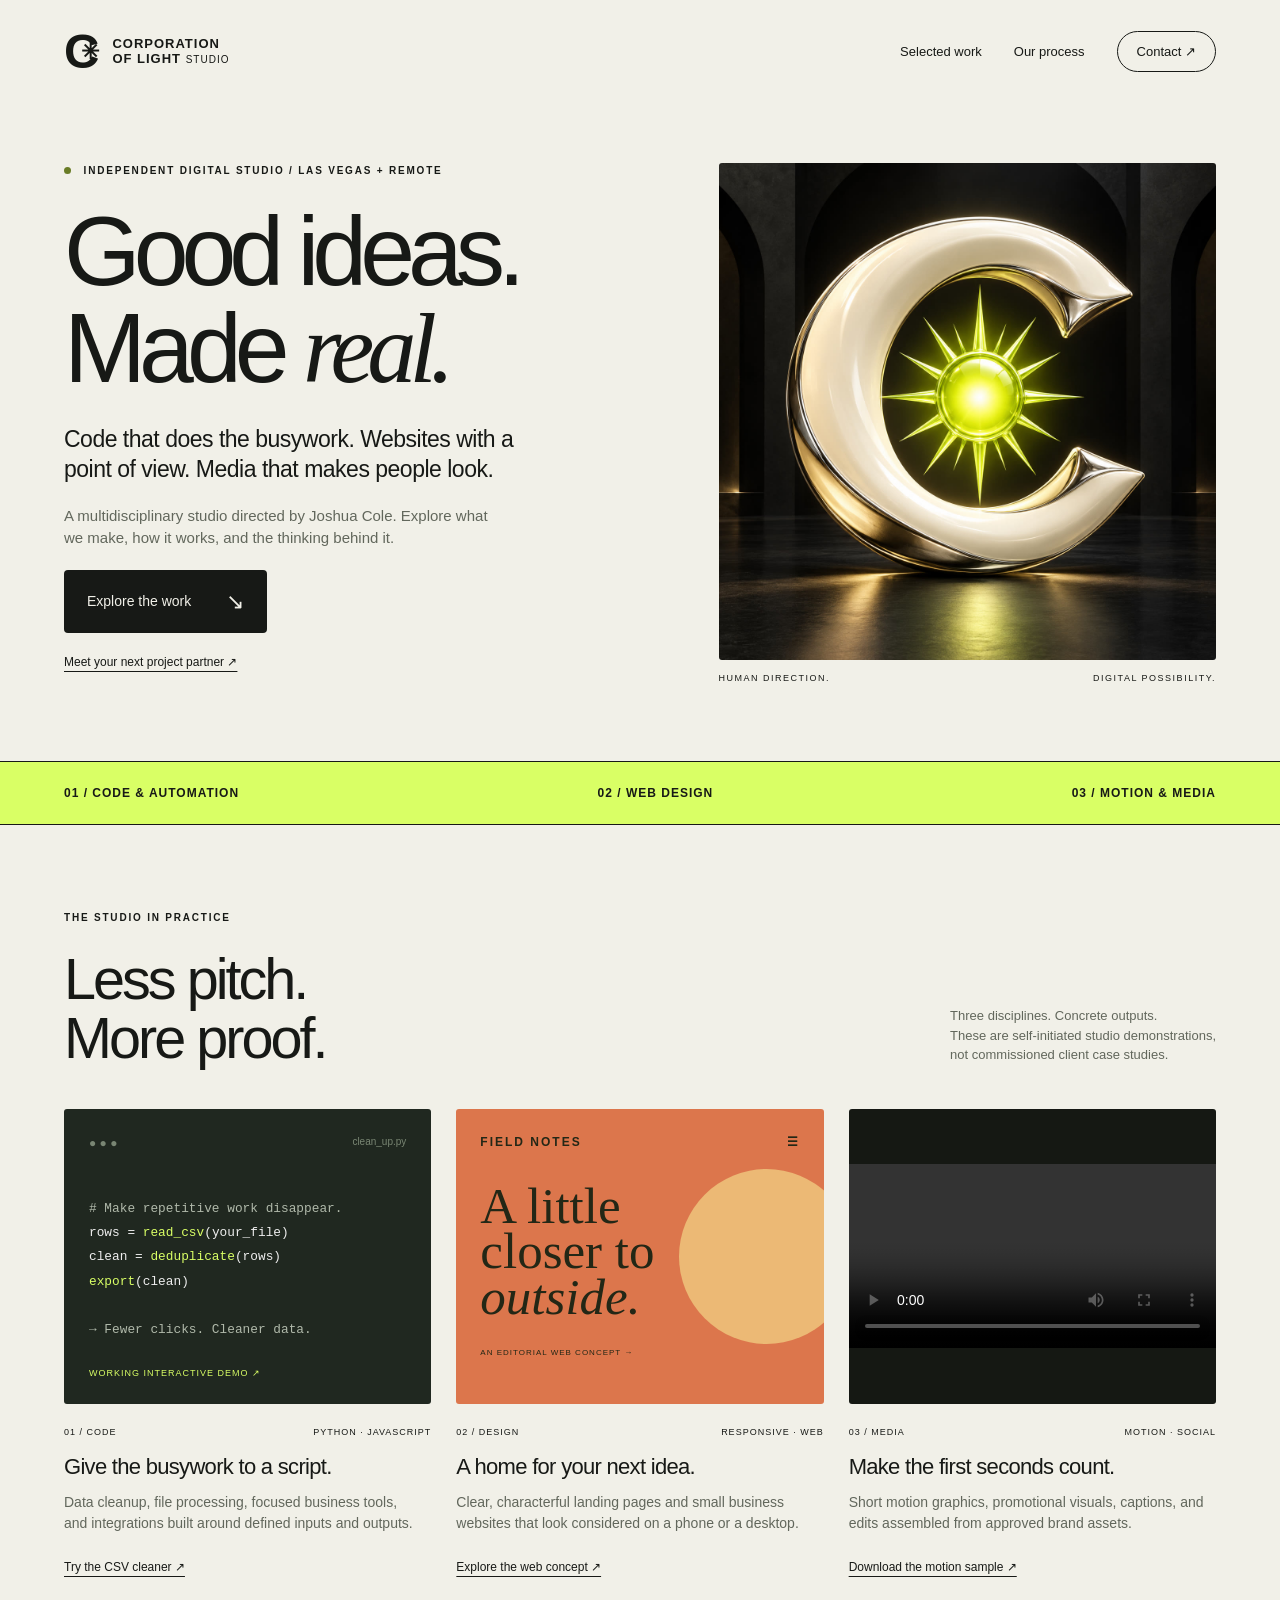
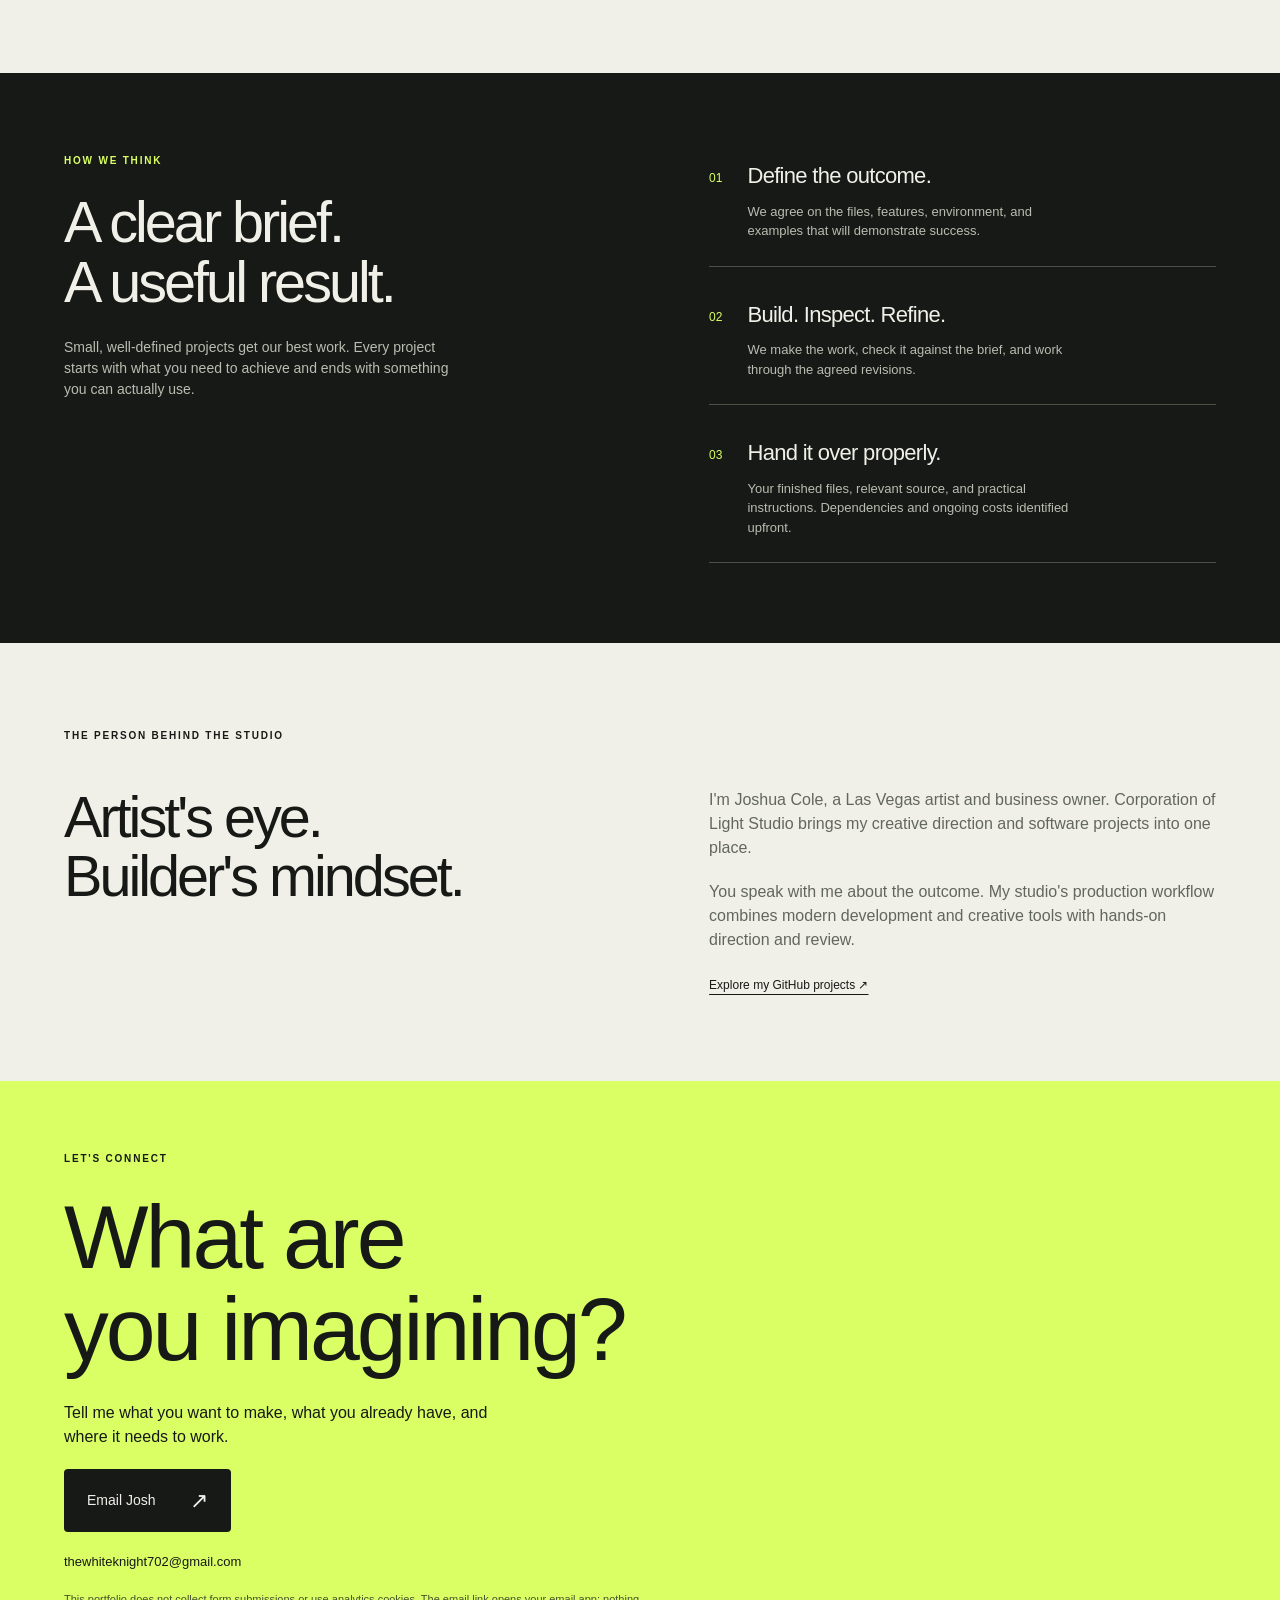
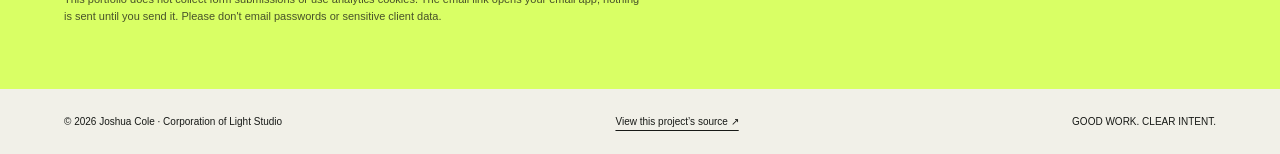
<file: studio/index.html>
<!doctype html><html lang="en"><head><meta charset="utf-8"><meta name="viewport" content="width=device-width,initial-scale=1"><title>Corporation of Light Studio — Code. Design. Motion.</title><meta name="description" content="Digital work by Joshua Cole's Corporation of Light Studio. Explore working code, web design and motion graphics demonstrations."><meta name="theme-color" content="#171916"><meta property="og:title" content="Corporation of Light Studio — Code. Design. Motion."><meta property="og:description" content="Ideas made useful. A digital studio directed by Joshua Cole."><meta property="og:image" content="https://workofarttattoo.github.io/corporationoflight-website/studio/assets/studio-avatar.jpg"><link rel="icon" href="assets/studio-avatar.jpg"><link rel="stylesheet" href="style.css"></head><body>
<a class="skip" href="#work">Skip to work</a><header><a class="wordmark" href="#"><span class="brand-icon">C<span>✳</span></span><span>CORPORATION<br>OF LIGHT <small>STUDIO</small></span></a><nav aria-label="Main navigation"><a href="#work">Selected work</a><a href="#process">Our process</a><a class="nav-contact" href="#contact">Contact ↗</a></nav></header>
<main><section class="hero"><div class="hero-copy"><p class="eyebrow"><span class="dot"></span> INDEPENDENT DIGITAL STUDIO / LAS VEGAS + REMOTE</p><h1>Good ideas.<br>Made <em>real.</em></h1><p class="lede">Code that does the busywork. Websites with a point of view. Media that makes people look.</p><p class="intro">A multidisciplinary studio directed by Joshua Cole. Explore what we make, how it works, and the thinking behind it.</p><a class="button" href="#work">Explore the work <span>↘</span></a><a class="text-link" href="#contact">Meet your next project partner ↗</a></div><figure class="hero-art"><img src="assets/studio-avatar.jpg" width="1254" height="1254" alt="Sculptural ivory C encircling a luminous lime star, the Corporation of Light Studio emblem"><figcaption><span>HUMAN DIRECTION.</span><span>DIGITAL POSSIBILITY.</span></figcaption></figure></section>
<div class="ticker" aria-label="Studio disciplines"><span>01 / CODE & AUTOMATION</span><span>02 / WEB DESIGN</span><span>03 / MOTION & MEDIA</span></div>
<section id="work" class="work"><div class="section-head"><div><p class="eyebrow">THE STUDIO IN PRACTICE</p><h2>Less pitch.<br>More proof.</h2></div><p>Three disciplines. Concrete outputs.<br>These are self-initiated studio demonstrations,<br>not commissioned client case studies.</p></div>
<div class="project-grid"><article class="project"><a class="preview code-preview" href="demos/csv-cleaner.html" aria-label="Try the CSV cleanup demonstration"><div class="window-dots">● ● ● <span>clean_up.py</span></div><pre><span class="muted"># Make repetitive work disappear.</span>
rows = <span class="green">read_csv</span>(your_file)
clean = <span class="green">deduplicate</span>(rows)
<span class="green">export</span>(clean)

<span class="muted">→ Fewer clicks. Cleaner data.</span></pre><span class="preview-tag">WORKING INTERACTIVE DEMO ↗</span></a><div class="project-label"><span>01 / CODE</span><span>PYTHON · JAVASCRIPT</span></div><h3>Give the busywork to a script.</h3><p>Data cleanup, file processing, focused business tools, and integrations built around defined inputs and outputs.</p><a href="demos/csv-cleaner.html">Try the CSV cleaner ↗</a></article>
<article class="project"><a class="preview web-preview" href="demos/field-notes.html" aria-label="Explore Field Notes web design concept"><div class="mini-nav">FIELD NOTES <span>☰</span></div><div class="mini-sun"></div><div class="mini-title">A little<br>closer to<br><i>outside.</i></div><div class="mini-footer">AN EDITORIAL WEB CONCEPT →</div></a><div class="project-label"><span>02 / DESIGN</span><span>RESPONSIVE · WEB</span></div><h3>A home for your next idea.</h3><p>Clear, characterful landing pages and small business websites that look considered on a phone or a desktop.</p><a href="demos/field-notes.html">Explore the web concept ↗</a></article>
<article class="project"><div class="preview media-preview"><video controls playsinline preload="metadata" aria-label="Corporation of Light Studio motion typography demonstration"><source src="assets/studio-motion.mp4" type="video/mp4">Your browser does not support video. <a href="assets/studio-motion.mp4">Download the sample</a>.</video></div><div class="project-label"><span>03 / MEDIA</span><span>MOTION · SOCIAL</span></div><h3>Make the first seconds count.</h3><p>Short motion graphics, promotional visuals, captions, and edits assembled from approved brand assets.</p><a href="assets/studio-motion.mp4" download>Download the motion sample ↗</a></article></div></section>
<section class="process" id="process"><div><p class="eyebrow">HOW WE THINK</p><h2>A clear brief.<br>A useful result.</h2><p>Small, well-defined projects get our best work. Every project starts with what you need to achieve and ends with something you can actually use.</p></div><ol><li><span>01</span><div><h3>Define the outcome.</h3><p>We agree on the files, features, environment, and examples that will demonstrate success.</p></div></li><li><span>02</span><div><h3>Build. Inspect. Refine.</h3><p>We make the work, check it against the brief, and work through the agreed revisions.</p></div></li><li><span>03</span><div><h3>Hand it over properly.</h3><p>Your finished files, relevant source, and practical instructions. Dependencies and ongoing costs identified upfront.</p></div></li></ol></section>
<section class="about"><p class="eyebrow">THE PERSON BEHIND THE STUDIO</p><h2>Artist's eye.<br>Builder's mindset.</h2><div><p>I'm Joshua Cole, a Las Vegas artist and business owner. Corporation of Light Studio brings my creative direction and software projects into one place.</p><p>You speak with me about the outcome. My studio's production workflow combines modern development and creative tools with hands-on direction and review.</p><a href="https://github.com/Workofarttattoo" target="_blank" rel="noopener">Explore my GitHub projects ↗</a></div></section>
<section class="contact" id="contact"><p class="eyebrow">LET'S CONNECT</p><h2>What are<br>you imagining?</h2><p>Tell me what you want to make, what you already have, and where it needs to work.</p><a class="button" href="mailto:thewhiteknight702@gmail.com?subject=COL%20Studio%20%E2%80%94%20Project%20inquiry&body=Hi%20Josh%2C%0A%0AI%27m%20interested%20in%3A%20coding%20%2F%20web%20design%20%2F%20media%0A%0AMy%20goal%3A%0APlatform%20or%20environment%3A%0ARedacted%20example%20input%20and%20expected%20output%3A%0AExisting%20assets%20or%20examples%3A%0AWhat%20would%20make%20this%20successful%3A%0ABudget%20range%3A%0ATarget%20date%3A%0AHow%20I%20found%20you%3A%0A%0APlease%20do%20not%20include%20passwords%20or%20private%20client%20data.%0A">Email Josh <span>↗</span></a><p class="email">thewhiteknight702@gmail.com</p><p class="privacy">This portfolio does not collect form submissions or use analytics cookies. The email link opens your email app; nothing is sent until you send it. Please don't email passwords or sensitive client data.</p></section></main>
<footer><span>© 2026 Joshua Cole · Corporation of Light Studio</span><a href="https://github.com/Workofarttattoo/corporationoflight-website/tree/main/studio">View this project’s source ↗</a><span>GOOD WORK. CLEAR INTENT.</span></footer></body></html>
</file>
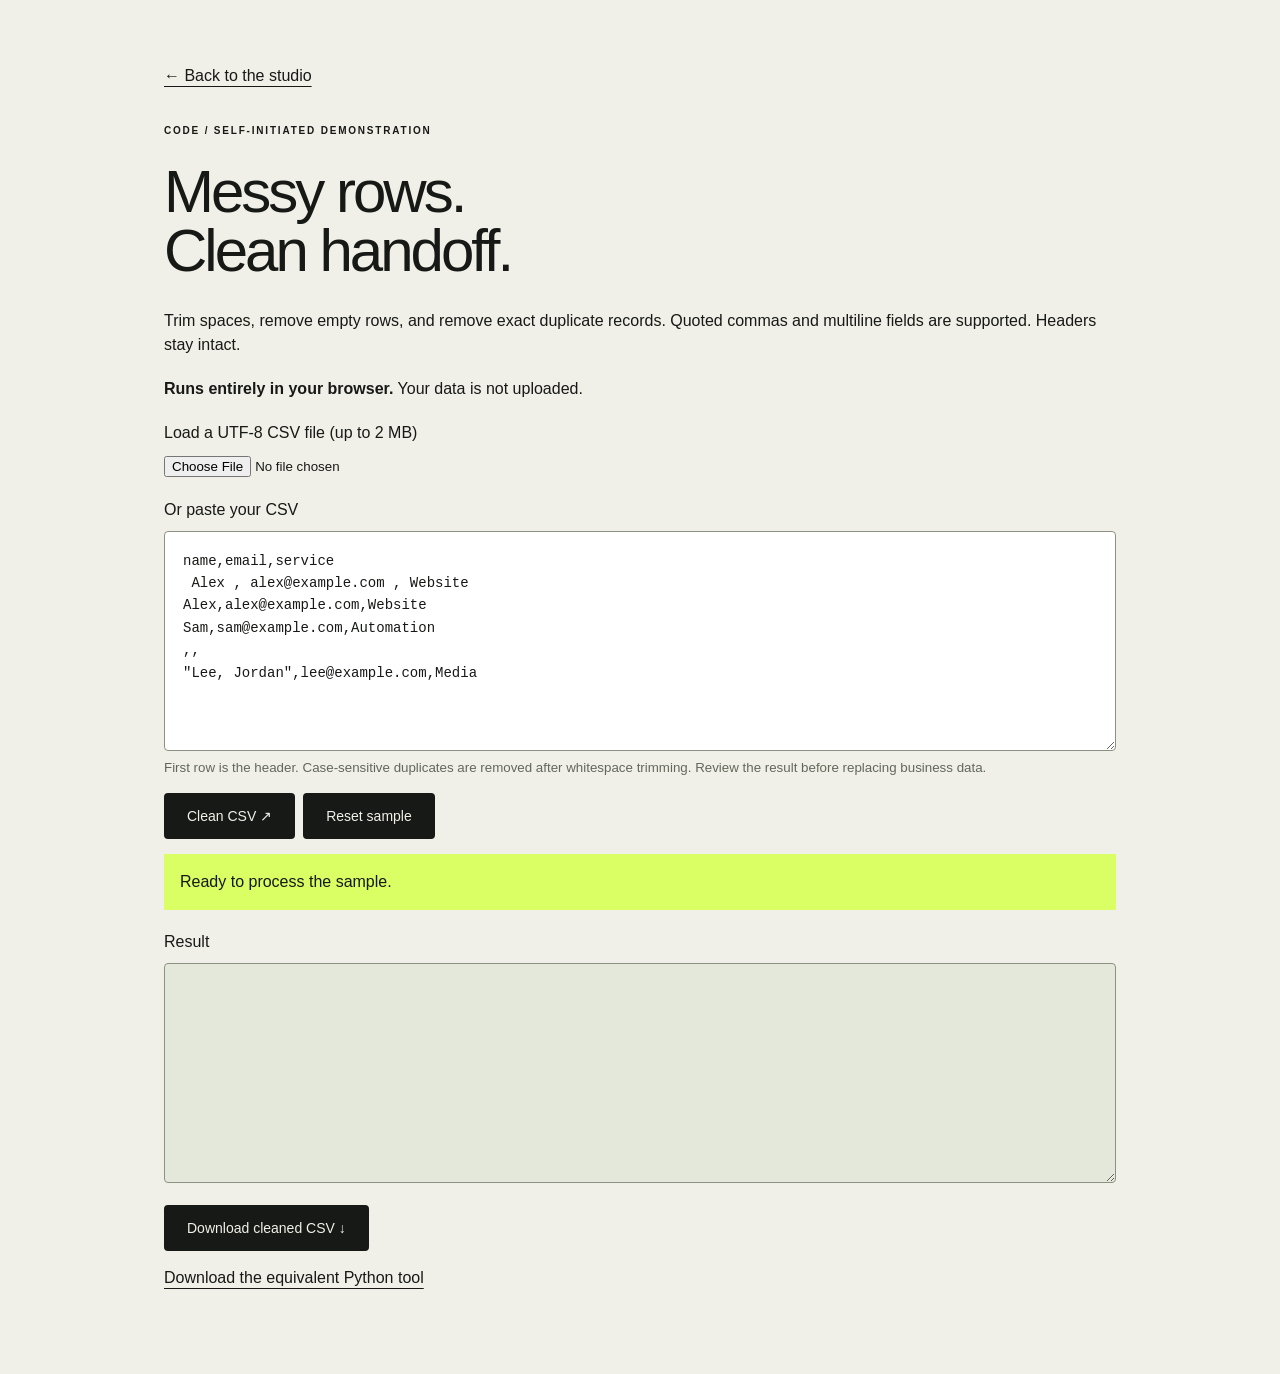
<file: studio/demos/csv-cleaner.html>
<!doctype html><html lang="en"><head><meta charset="utf-8"><meta name="viewport" content="width=device-width,initial-scale=1"><title>CSV Cleaner — COL Studio demonstration</title><link rel="stylesheet" href="../style.css"><style>main{max-width:1000px;margin:40px auto;padding:24px}h1{font-size:60px;letter-spacing:-3px}textarea{width:100%;min-height:220px;padding:18px;font:14px/1.6 monospace;border:1px solid #8c9283;background:#fff;color:#171916;border-radius:4px}label{display:block;margin:20px 0 9px}button{border:0;cursor:pointer;margin:15px 8px 15px 0}.status{padding:16px;background:#d9ff65}#output{background:#e4e8db}small{display:block;color:#62675c}input{max-width:100%}</style></head><body><main><a href="../">← Back to the studio</a><p class="eyebrow" style="margin-top:35px">CODE / SELF-INITIATED DEMONSTRATION</p><h1>Messy rows.<br>Clean handoff.</h1><p>Trim spaces, remove empty rows, and remove exact duplicate records. Quoted commas and multiline fields are supported. Headers stay intact.</p><p><strong>Runs entirely in your browser.</strong> Your data is not uploaded.</p><label for="file">Load a UTF-8 CSV file (up to 2 MB)</label><input id="file" type="file" accept=".csv,text/csv"><label for="input">Or paste your CSV</label><textarea id="input" spellcheck="false">name,email,service
 Alex , alex@example.com , Website
Alex,alex@example.com,Website
Sam,sam@example.com,Automation
,,
"Lee, Jordan",lee@example.com,Media</textarea><small>First row is the header. Case-sensitive duplicates are removed after whitespace trimming. Review the result before replacing business data.</small><button class="button" id="clean">Clean CSV ↗</button><button class="button" id="sample">Reset sample</button><p id="status" class="status" role="status" aria-live="polite">Ready to process the sample.</p><label for="output">Result</label><textarea id="output" readonly spellcheck="false"></textarea><button class="button" id="download" disabled>Download cleaned CSV ↓</button><p><a href="clean_csv.py" download>Download the equivalent Python tool</a></p></main><script src="csv-cleaner.js"></script></body></html>
</file>
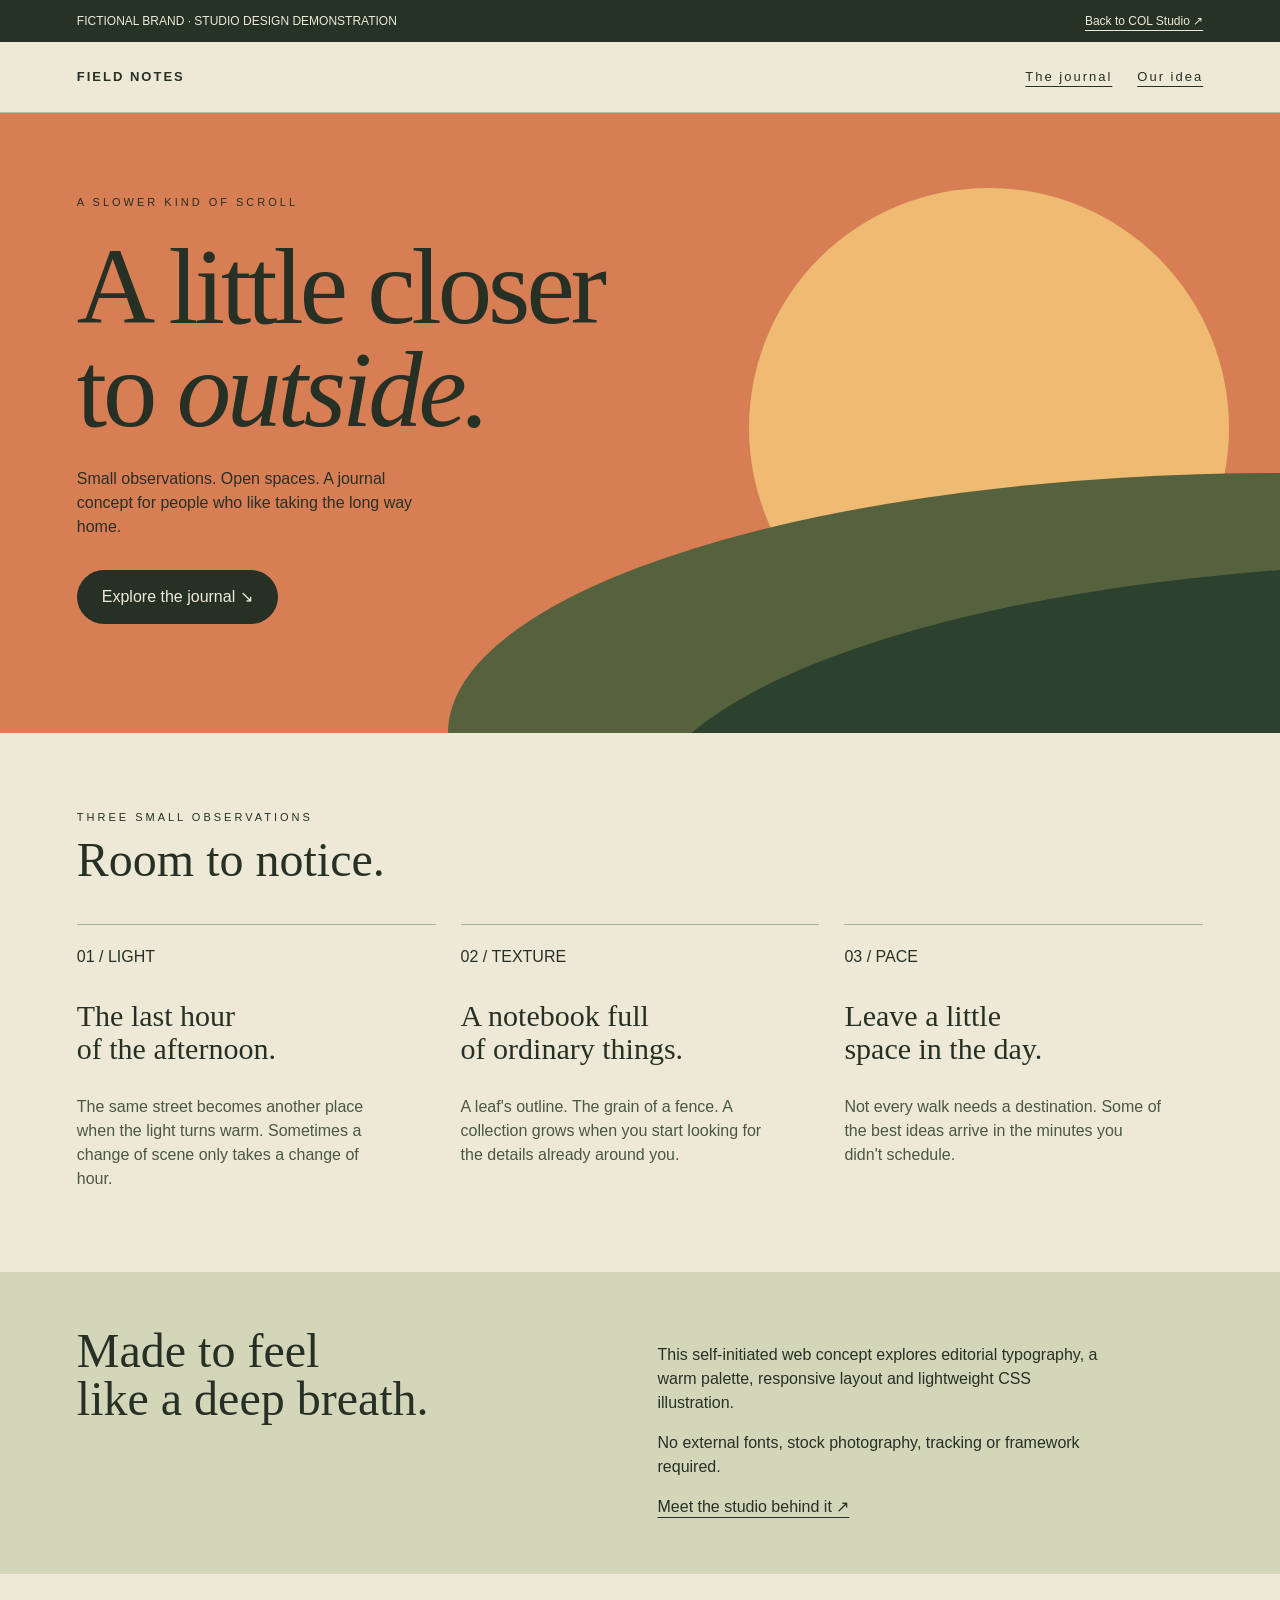
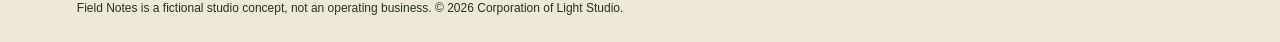
<file: studio/demos/field-notes.html>
<!doctype html><html lang="en"><head><meta charset="utf-8"><meta name="viewport" content="width=device-width,initial-scale=1"><title>Field Notes — a COL Studio web concept</title><style>*{box-sizing:border-box}body{margin:0;background:#eee9d7;color:#263025;font:16px/1.5 Arial,sans-serif}a{color:inherit;text-underline-offset:5px}.notice{background:#253225;color:#eee9d7;padding:12px 6%;font-size:12px;display:flex;justify-content:space-between;gap:15px}header{padding:25px 6%;display:flex;justify-content:space-between;border-bottom:1px solid #b7baa5;font-size:13px;letter-spacing:2px}header nav{display:flex;gap:25px}.hero{min-height:620px;background:#d77e55;padding:70px 6%;position:relative;overflow:hidden}.sun{position:absolute;width:480px;height:480px;border-radius:50%;background:#efba72;right:4%;top:75px}.ridge{position:absolute;width:65%;height:260px;border-radius:100% 0 0 0;background:#56613d;right:0;bottom:0}.ridge.second{right:-15%;bottom:-90px;background:#2c422e}h1{font:clamp(65px,8.5vw,130px)/.95 Georgia,serif;letter-spacing:-4px;margin:25px 0;position:relative;z-index:2}.hero p,.hero a{position:relative;z-index:2;max-width:360px}.eyebrow{font-size:11px;letter-spacing:3px}.button{display:inline-block;background:#263025;color:#f0ebd8;padding:15px 25px;margin-top:15px;text-decoration:none;border-radius:30px}.journal{padding:65px 6%}h2{font:48px/1 Georgia,serif;margin-top:0}.cards{display:grid;grid-template-columns:repeat(3,1fr);gap:25px}article{border-top:1px solid #a6ae93;padding-top:20px}h3{font:30px/1.1 Georgia,serif}article p{max-width:320px;color:#4a5743}.about{padding:55px 6%;background:#d4d6b9;display:grid;grid-template-columns:1fr 1fr;gap:35px}.about p{max-width:440px}footer{padding:25px 6%;font-size:12px}a:focus-visible{outline:3px solid #243629;outline-offset:5px}@media(max-width:650px){header nav{gap:10px;font-size:10px}.hero{min-height:640px;padding-top:45px}.sun{width:310px;height:310px;right:-110px;top:180px}.ridge{height:160px;width:80%}.hero p{max-width:230px}h1{font-size:76px}.cards,.about{grid-template-columns:1fr}.notice{font-size:10px}h2{font-size:40px}}</style></head><body><div class="notice"><span>FICTIONAL BRAND · STUDIO DESIGN DEMONSTRATION</span><a href="../">Back to COL Studio ↗</a></div><header><strong>FIELD NOTES</strong><nav><a href="#journal">The journal</a><a href="#about">Our idea</a></nav></header><main><section class="hero"><div class="sun"></div><div class="ridge"></div><div class="ridge second"></div><p class="eyebrow">A SLOWER KIND OF SCROLL</p><h1>A little closer<br>to <i>outside.</i></h1><p>Small observations. Open spaces. A journal concept for people who like taking the long way home.</p><a class="button" href="#journal">Explore the journal ↘</a></section><section class="journal" id="journal"><p class="eyebrow">THREE SMALL OBSERVATIONS</p><h2>Room to notice.</h2><div class="cards"><article><span>01 / LIGHT</span><h3>The last hour<br>of the afternoon.</h3><p>The same street becomes another place when the light turns warm. Sometimes a change of scene only takes a change of hour.</p></article><article><span>02 / TEXTURE</span><h3>A notebook full<br>of ordinary things.</h3><p>A leaf's outline. The grain of a fence. A collection grows when you start looking for the details already around you.</p></article><article><span>03 / PACE</span><h3>Leave a little<br>space in the day.</h3><p>Not every walk needs a destination. Some of the best ideas arrive in the minutes you didn't schedule.</p></article></div></section><section class="about" id="about"><h2>Made to feel<br>like a deep breath.</h2><div><p>This self-initiated web concept explores editorial typography, a warm palette, responsive layout and lightweight CSS illustration.</p><p>No external fonts, stock photography, tracking or framework required.</p><a href="../#contact">Meet the studio behind it ↗</a></div></section></main><footer>Field Notes is a fictional studio concept, not an operating business. © 2026 Corporation of Light Studio.</footer></body></html>
</file>
<file: studio/style.css>
:root{--ink:#171916;--paper:#f1f0e8;--lime:#d9ff65;--muted:#62675c;--line:#cccfc2}*{box-sizing:border-box}html{scroll-behavior:smooth;scroll-padding-top:35px}body{margin:0;background:var(--paper);color:var(--ink);font-family:Arial,Helvetica,sans-serif;font-size:16px;line-height:1.5}a{color:inherit;text-underline-offset:5px}header,main>section,footer,.ticker{padding-left:max(5vw,24px);padding-right:max(5vw,24px)}header{display:flex;justify-content:space-between;align-items:center;max-width:1600px;margin:auto;padding-top:27px;padding-bottom:27px}.wordmark{display:flex;align-items:center;gap:12px;text-decoration:none;font-size:13px;font-weight:800;line-height:1.15;letter-spacing:1px}.wordmark small{font-size:10px;font-weight:500}.brand-icon{font-size:49px;position:relative;line-height:1}.brand-icon span{position:absolute;font-size:22px;top:14px;left:17px}nav{display:flex;gap:32px;align-items:center;font-size:13px}nav a{text-decoration:none}.nav-contact{border:1px solid var(--ink);padding:10px 19px;border-radius:30px}.hero{display:grid;grid-template-columns:1.2fr 1fr;gap:5%;padding-top:60px;padding-bottom:75px;max-width:1600px;margin:auto}.eyebrow{font-size:10px;letter-spacing:1.8px;font-weight:700;margin:0 0 25px}.dot{display:inline-block;width:7px;height:7px;background:#697c26;border-radius:100%;margin-right:8px}h1{font-size:clamp(65px,7.7vw,120px);font-weight:500;letter-spacing:-7px;line-height:.98;margin:0 0 28px}h1 em{font-family:Georgia,serif;font-weight:400}p{margin:0 0 20px}.lede{font-size:23px;max-width:460px;line-height:1.3;letter-spacing:-.5px}.intro{max-width:425px;color:var(--muted);font-size:15px}.button{display:inline-flex;justify-content:space-between;align-items:center;gap:35px;background:var(--ink);color:var(--paper);padding:15px 23px;border-radius:4px;text-decoration:none;font-size:14px}.button span{font-size:22px}.text-link{display:block;margin-top:20px;font-size:12px}.hero-art{margin:0;align-self:center}.hero-art img{display:block;width:100%;height:auto;border-radius:3px}.hero-art figcaption{display:flex;justify-content:space-between;font-size:9px;letter-spacing:1.5px;margin-top:12px}.ticker{background:var(--lime);display:flex;justify-content:space-between;padding-top:22px;padding-bottom:22px;font-size:12px;letter-spacing:1px;font-weight:700;border-block:1px solid var(--ink)}.work{padding-top:85px;padding-bottom:95px}.section-head{display:flex;justify-content:space-between;align-items:flex-end;margin-bottom:40px}.section-head p:last-child{color:var(--muted);font-size:13px;margin-bottom:4px}h2{font-size:clamp(42px,4.5vw,67px);line-height:1.03;letter-spacing:-3px;font-weight:500;margin:0}h3{font-size:22px;font-weight:500;letter-spacing:-.7px;line-height:1.2;margin:15px 0 12px}.project-grid{display:grid;grid-template-columns:repeat(3,minmax(0,1fr));gap:25px}.preview{height:295px;display:block;text-decoration:none;overflow:hidden;border-radius:3px;position:relative}.code-preview{background:#202820;color:#eee;padding:25px}.window-dots{font-size:12px;color:#798673}.window-dots span{float:right;font-size:10px}.code-preview pre{font-size:clamp(10px,1vw,14px);margin-top:45px;line-height:1.9}.muted{color:#b0b9aa}.green{color:var(--lime)}.preview-tag{position:absolute;bottom:23px;font-size:9px;letter-spacing:1px;color:var(--lime)}.web-preview{background:#dc764c;padding:24px;color:#232716}.mini-nav{font-size:12px;font-weight:800;letter-spacing:2px;position:relative;z-index:2}.mini-nav span{float:right}.mini-title{font-size:51px;font-family:Georgia,serif;line-height:.9;position:relative;z-index:1;margin-top:33px}.mini-sun{height:175px;width:175px;position:absolute;right:-30px;top:60px;border-radius:50%;background:#ecb975}.mini-footer{font-size:8px;letter-spacing:1px;margin-top:26px}.media-preview{background:#151813;display:flex;align-items:center}.media-preview video{width:100%;max-height:295px}.project-label{display:flex;justify-content:space-between;font-size:9px;letter-spacing:1px;margin-top:22px}.project p{font-size:14px;color:var(--muted);max-width:360px}.project>a:last-child{font-size:12px}.process{background:var(--ink);color:var(--paper);padding-top:80px;padding-bottom:80px;display:grid;grid-template-columns:1fr 1fr;gap:12%}.process>div>p:last-child{max-width:385px;color:#b8bdb1;margin-top:25px;font-size:14px}.process .eyebrow{color:var(--lime)}ol{list-style:none;margin:0;padding:0}li{display:flex;gap:25px;border-bottom:1px solid #4a5043;padding:0 0 25px;margin-bottom:25px}li:last-child{margin-bottom:0}li>span{color:var(--lime);font-size:12px;padding-top:16px}li h3{margin-top:10px}li p{font-size:13px;color:#b8bdb1;max-width:340px;margin-bottom:0}.about{display:grid;grid-template-columns:1fr 1fr;gap:20px 12%;padding-block:85px}.about>.eyebrow{grid-column:1/-1}.about>div{font-size:16px;color:var(--muted)}.about a{font-size:12px;color:var(--ink)}.contact{background:var(--lime);padding-top:70px;padding-bottom:65px;position:relative}.contact h2{font-size:clamp(55px,7vw,100px);margin-bottom:25px}.contact>p:not(.eyebrow){max-width:470px}.contact .email{font-size:13px;margin-top:20px}.contact .privacy{font-size:11px;max-width:580px!important;opacity:.75;margin-bottom:0}footer{display:flex;gap:20px;justify-content:space-between;padding-top:25px;padding-bottom:25px;font-size:10px}footer a{font-size:10px}.skip{position:absolute;top:-100px}.skip:focus{top:0;background:white;padding:15px;z-index:100}a:focus-visible,button:focus-visible,input:focus-visible,textarea:focus-visible{outline:3px solid #457a24;outline-offset:5px}@media(min-width:1600px){main>section:not(.hero){padding-inline:calc((100vw - 1440px)/2)}}@media(max-width:760px){header{padding-block:22px}nav{gap:12px}nav>a:not(.nav-contact){display:none}.hero{grid-template-columns:1fr;padding-top:25px;gap:35px}.hero-art{max-width:480px}.eyebrow{font-size:9px;letter-spacing:1px}h1{letter-spacing:-4px;font-size:75px}.lede{font-size:22px}.ticker{gap:15px;flex-wrap:wrap;font-size:9px}.work{padding-block:55px}.section-head{display:block}.section-head>p{margin-top:25px!important}.project-grid{grid-template-columns:1fr;gap:45px}.preview{height:320px}.code-preview pre{font-size:13px}.media-preview video{max-height:320px}.mini-title{font-size:65px}.process,.about{grid-template-columns:1fr;gap:30px;padding-block:55px}.process ol{margin-top:15px}.about>.eyebrow{grid-column:auto;margin:0}.contact{padding-block:55px}footer{flex-direction:column;gap:10px}}@media(prefers-reduced-motion:reduce){html{scroll-behavior:auto}}
</file>
